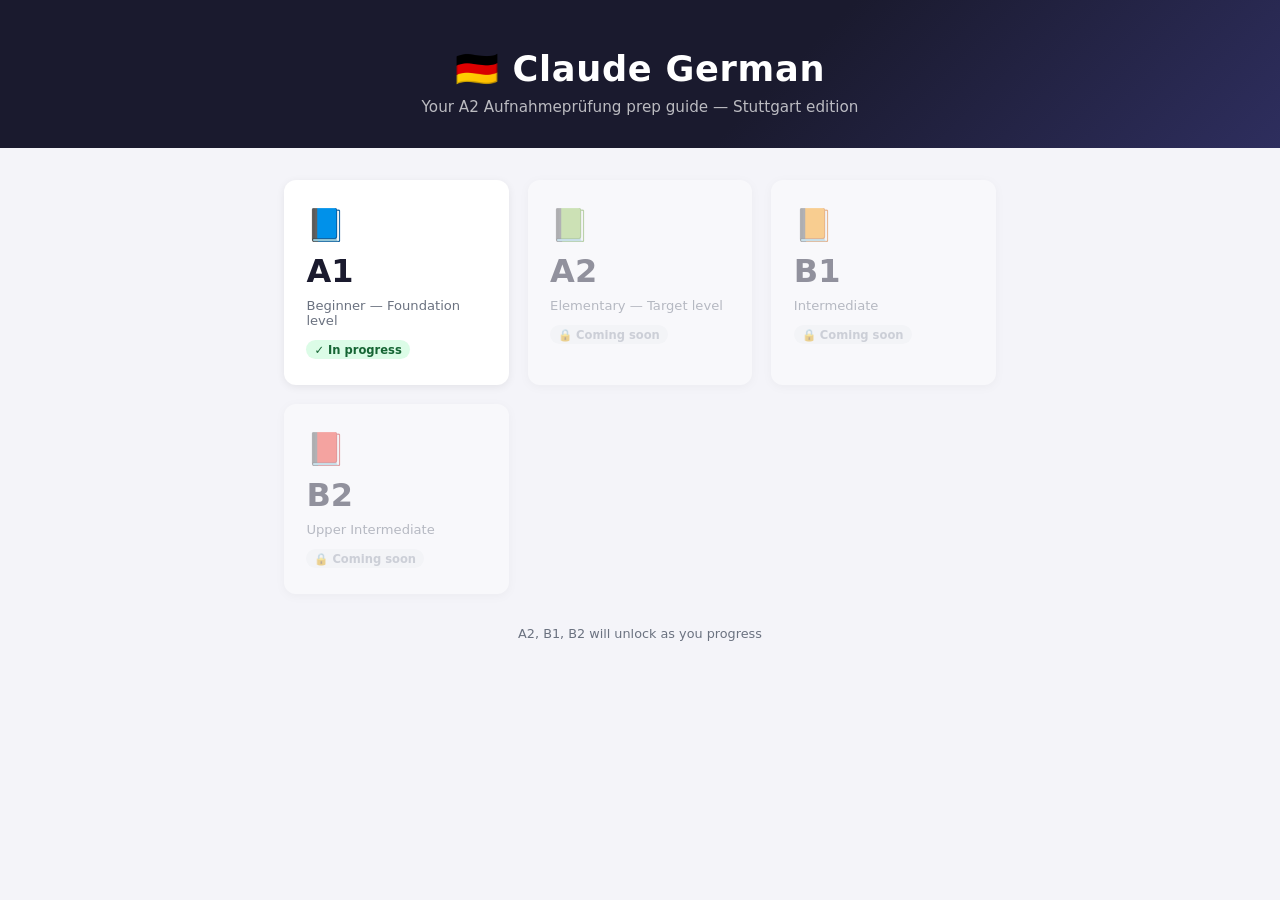
<file: index.html>
<!DOCTYPE html>
<html lang="en">
<head>
<meta charset="UTF-8">
<meta name="viewport" content="width=device-width, initial-scale=1.0">
<title>Claude German</title>
<link rel="stylesheet" href="style.css">
<style>
  body { min-height: 100vh; display: flex; flex-direction: column; }
  .hero {
    background: linear-gradient(135deg, #1a1a2e 60%, #2e2e5e);
    color: white;
    text-align: center;
    padding: 3rem 1rem 2rem;
  }
  .hero h1 { font-size: 2.2rem; letter-spacing: 0.02em; }
  .hero p  { margin-top: 0.5rem; opacity: 0.7; font-size: 0.95rem; }
  .card-grid { max-width: 760px; }
  .card .level { font-size: 2rem; }
  .card-locked-msg {
    text-align: center;
    color: var(--muted);
    font-size: 0.8rem;
    padding-bottom: 1.5rem;
  }
</style>
</head>
<body>

<div class="hero">
  <h1>🇩🇪 Claude German</h1>
  <p>Your A2 Aufnahmeprüfung prep guide — Stuttgart edition</p>
</div>

<div class="card-grid">
  <a href="a1_topics.html" class="card">
    <span class="icon">📘</span>
    <span class="level">A1</span>
    <span class="desc">Beginner — Foundation level</span>
    <span class="badge badge-active">✓ In progress</span>
  </a>

  <div class="card locked">
    <span class="icon">📗</span>
    <span class="level">A2</span>
    <span class="desc">Elementary — Target level</span>
    <span class="badge badge-locked">🔒 Coming soon</span>
  </div>

  <div class="card locked">
    <span class="icon">📙</span>
    <span class="level">B1</span>
    <span class="desc">Intermediate</span>
    <span class="badge badge-locked">🔒 Coming soon</span>
  </div>

  <div class="card locked">
    <span class="icon">📕</span>
    <span class="level">B2</span>
    <span class="desc">Upper Intermediate</span>
    <span class="badge badge-locked">🔒 Coming soon</span>
  </div>
</div>
<p class="card-locked-msg">A2, B1, B2 will unlock as you progress</p>

</body>
</html>
</file>
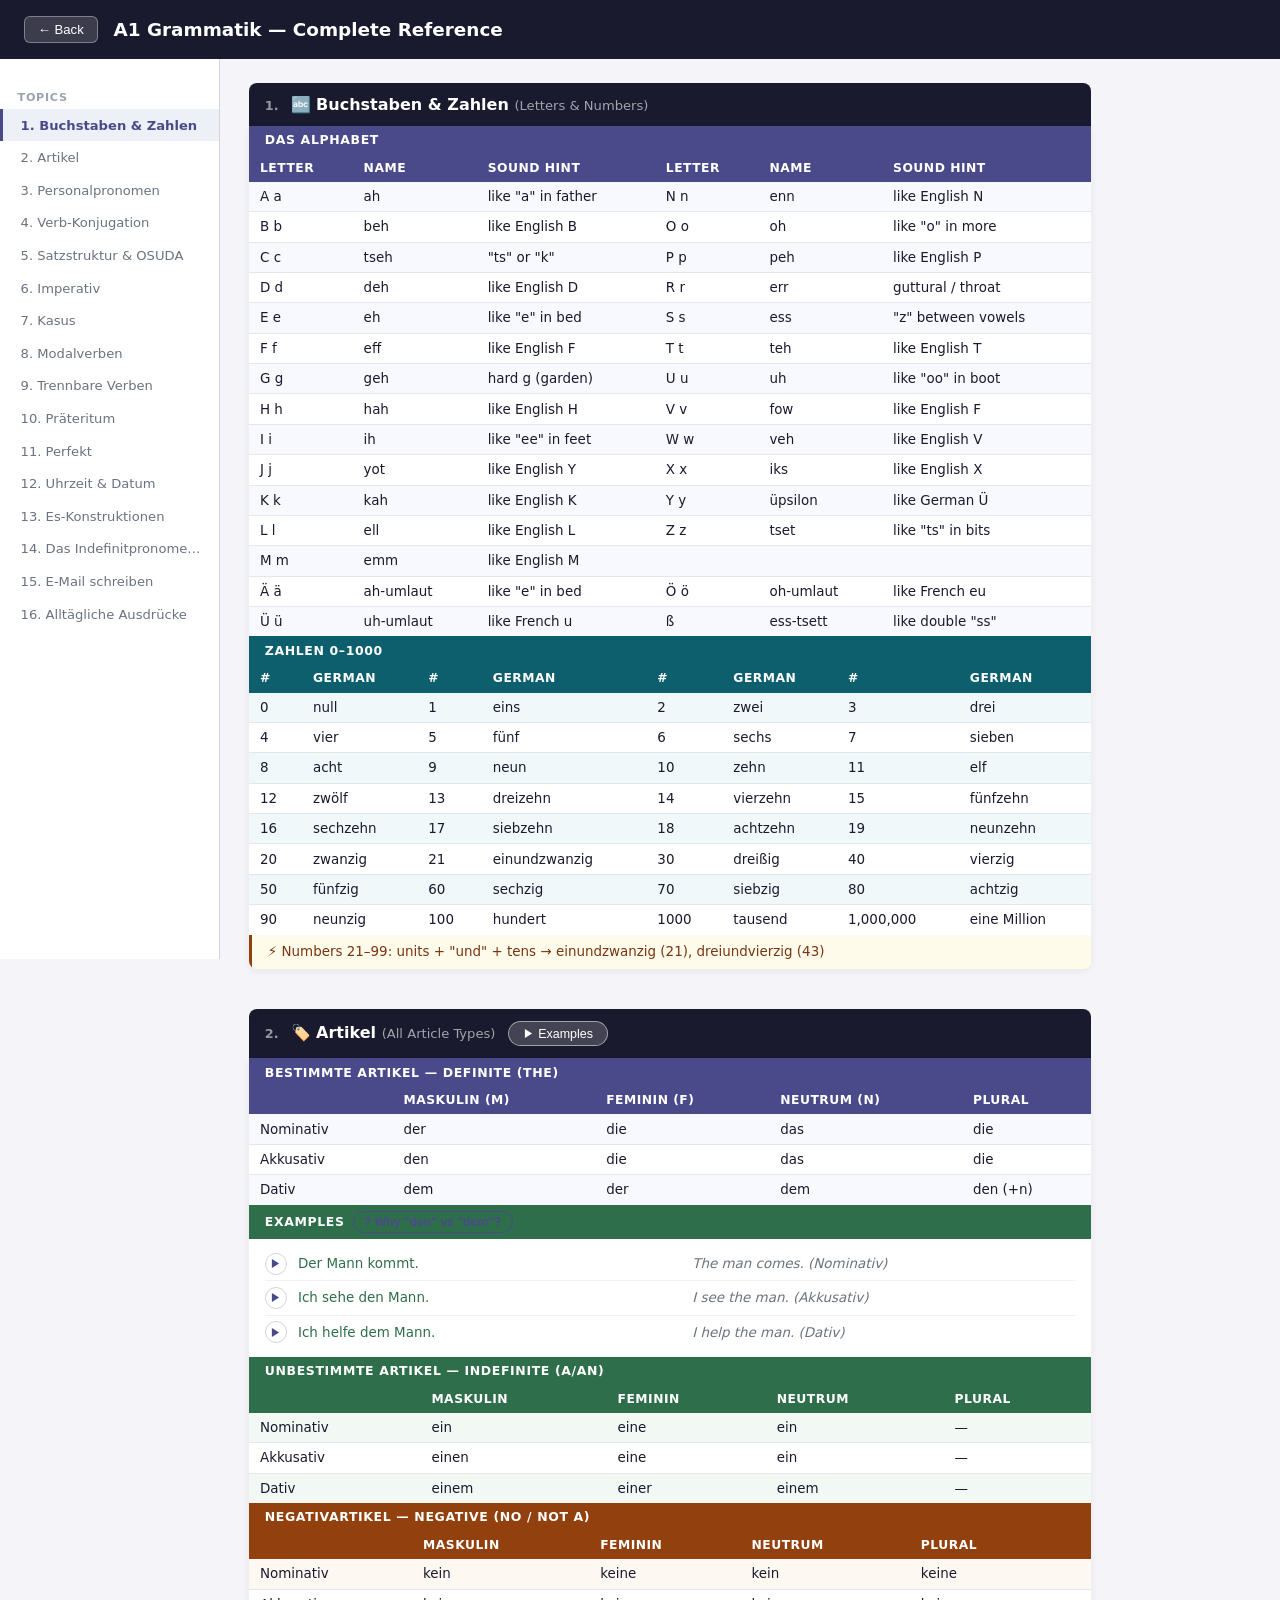
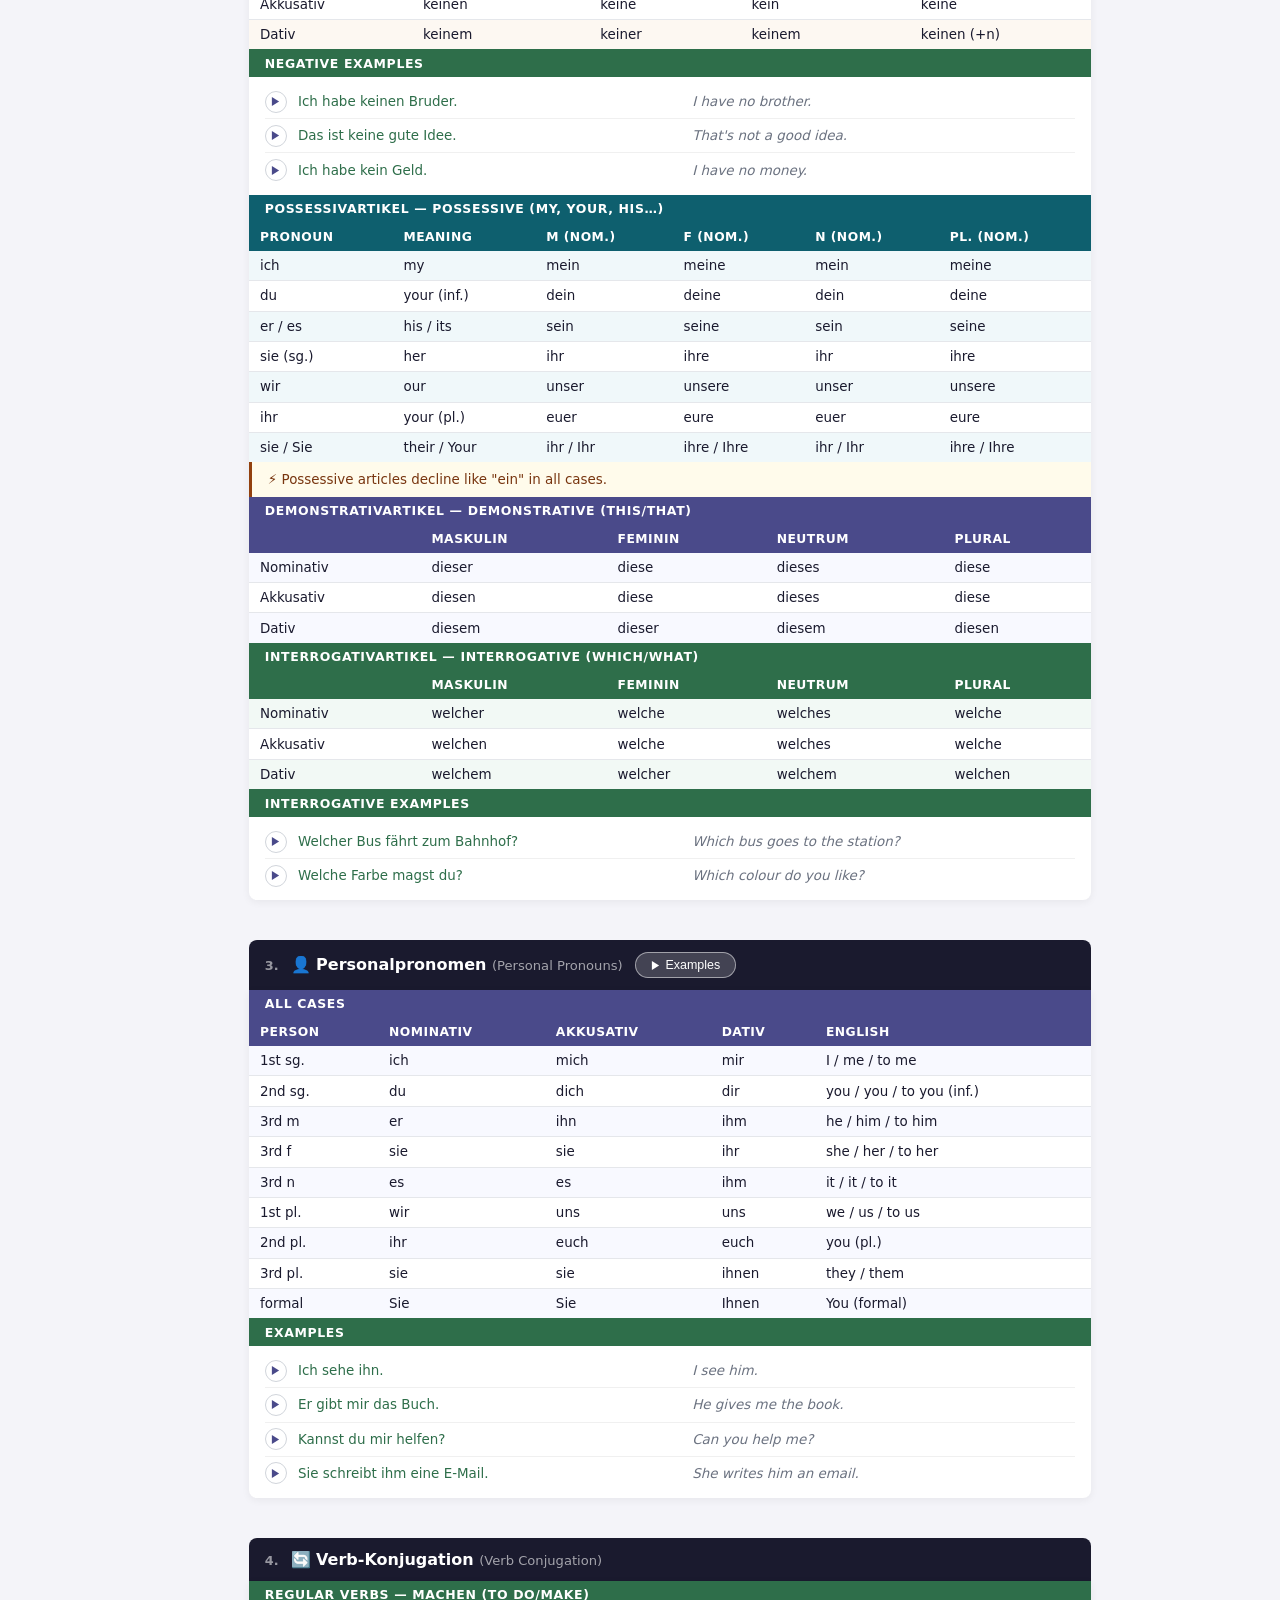
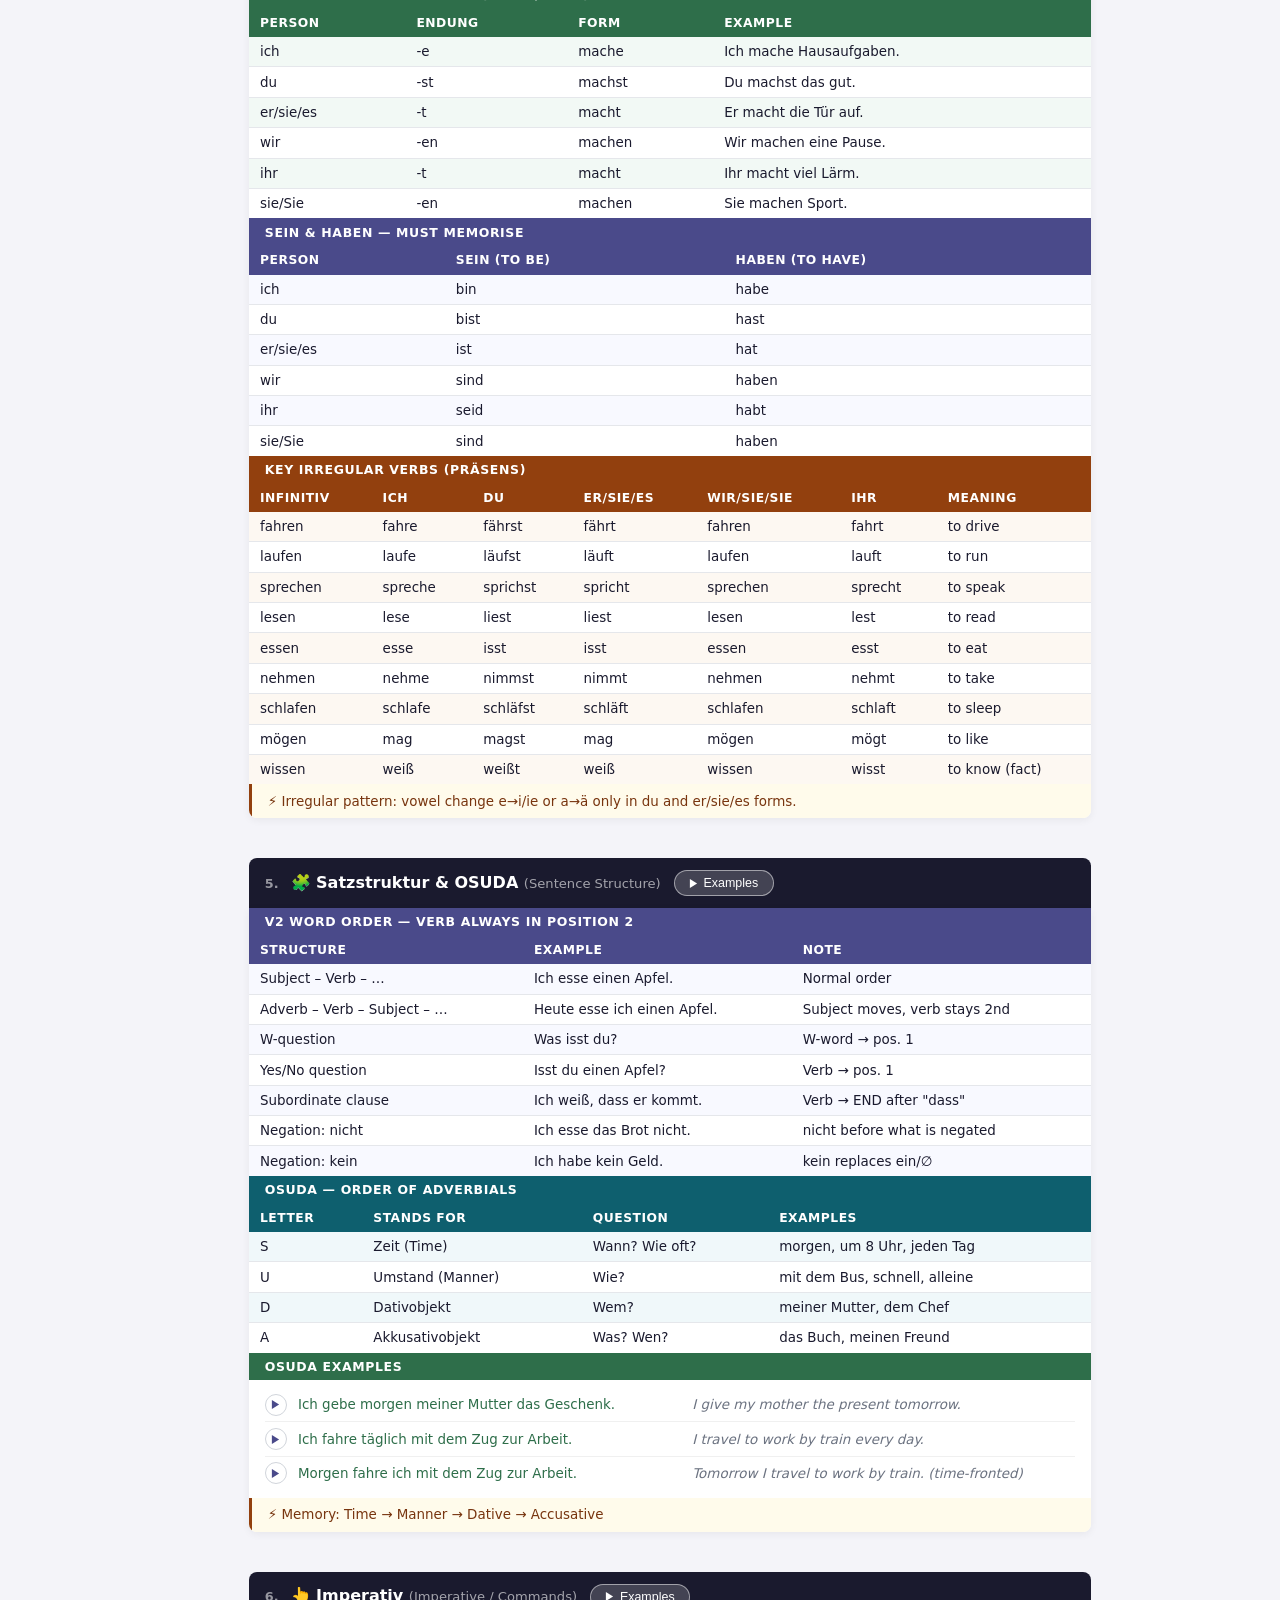
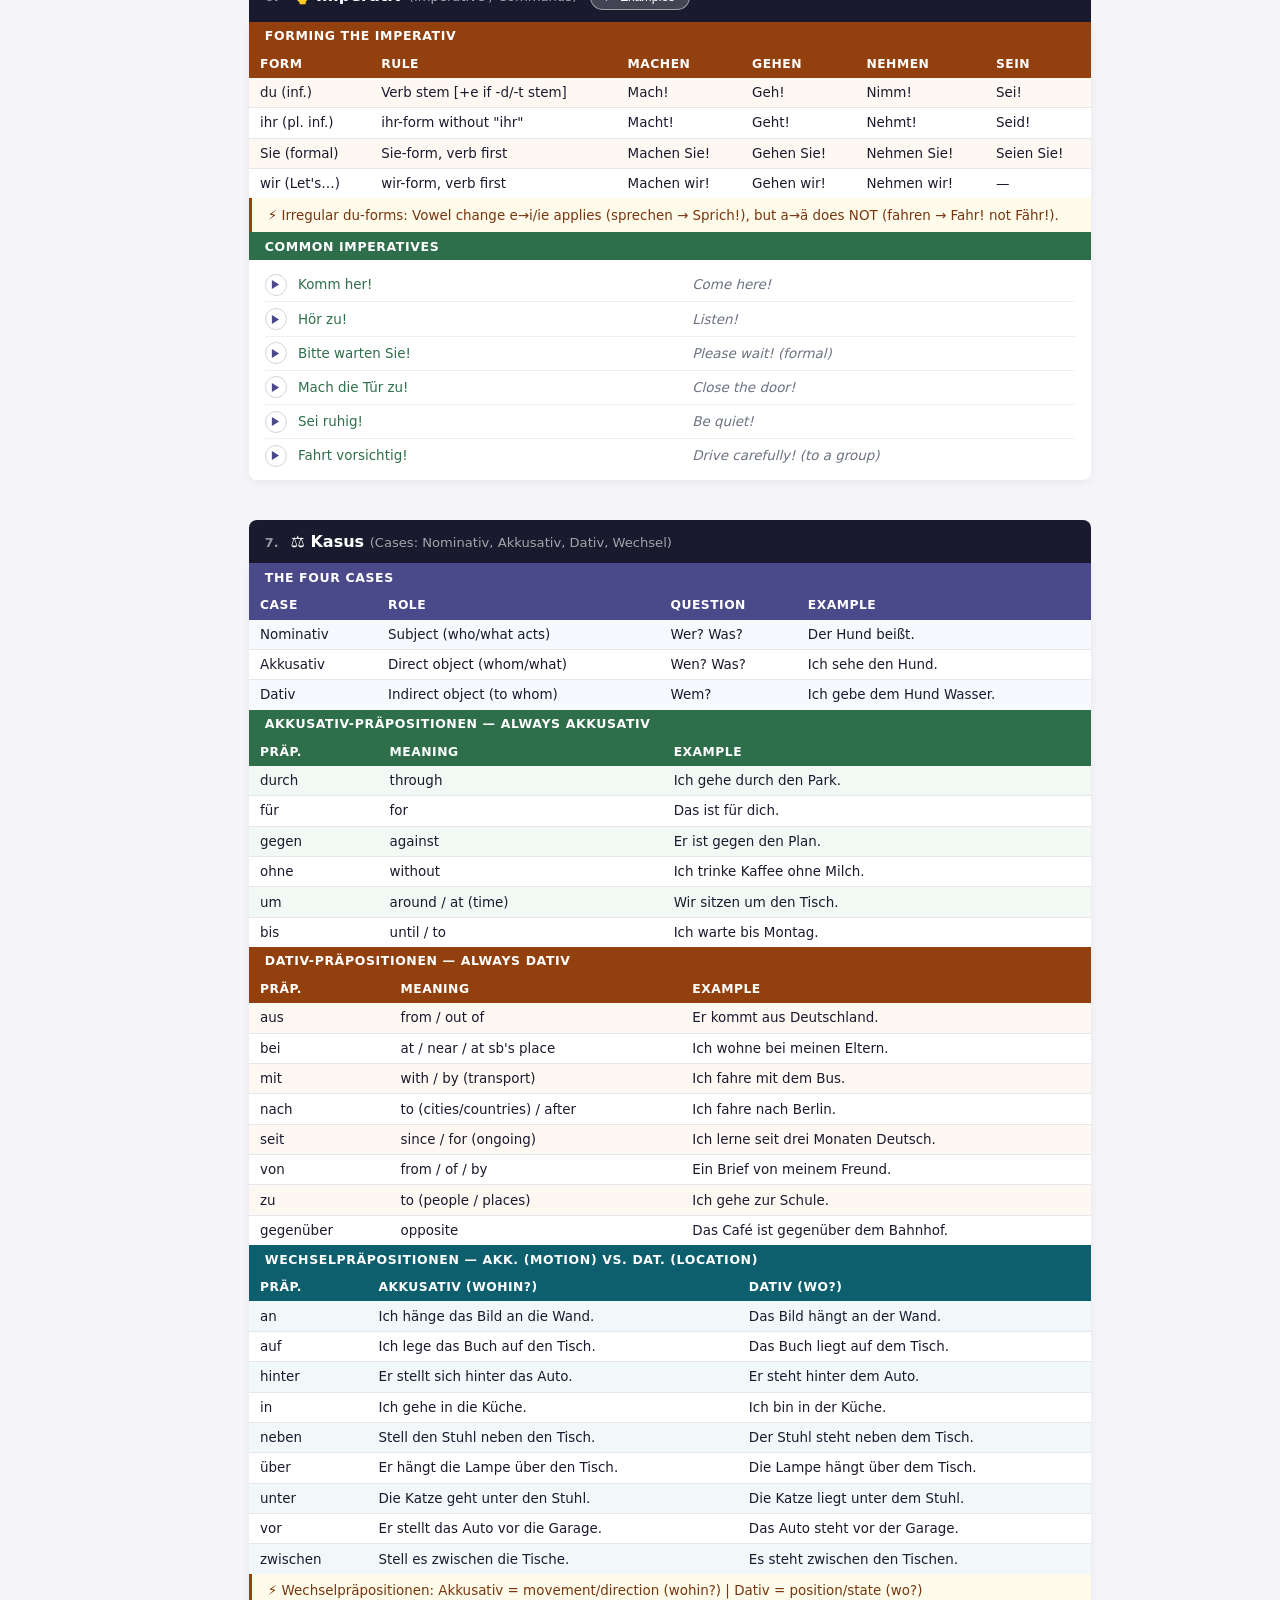
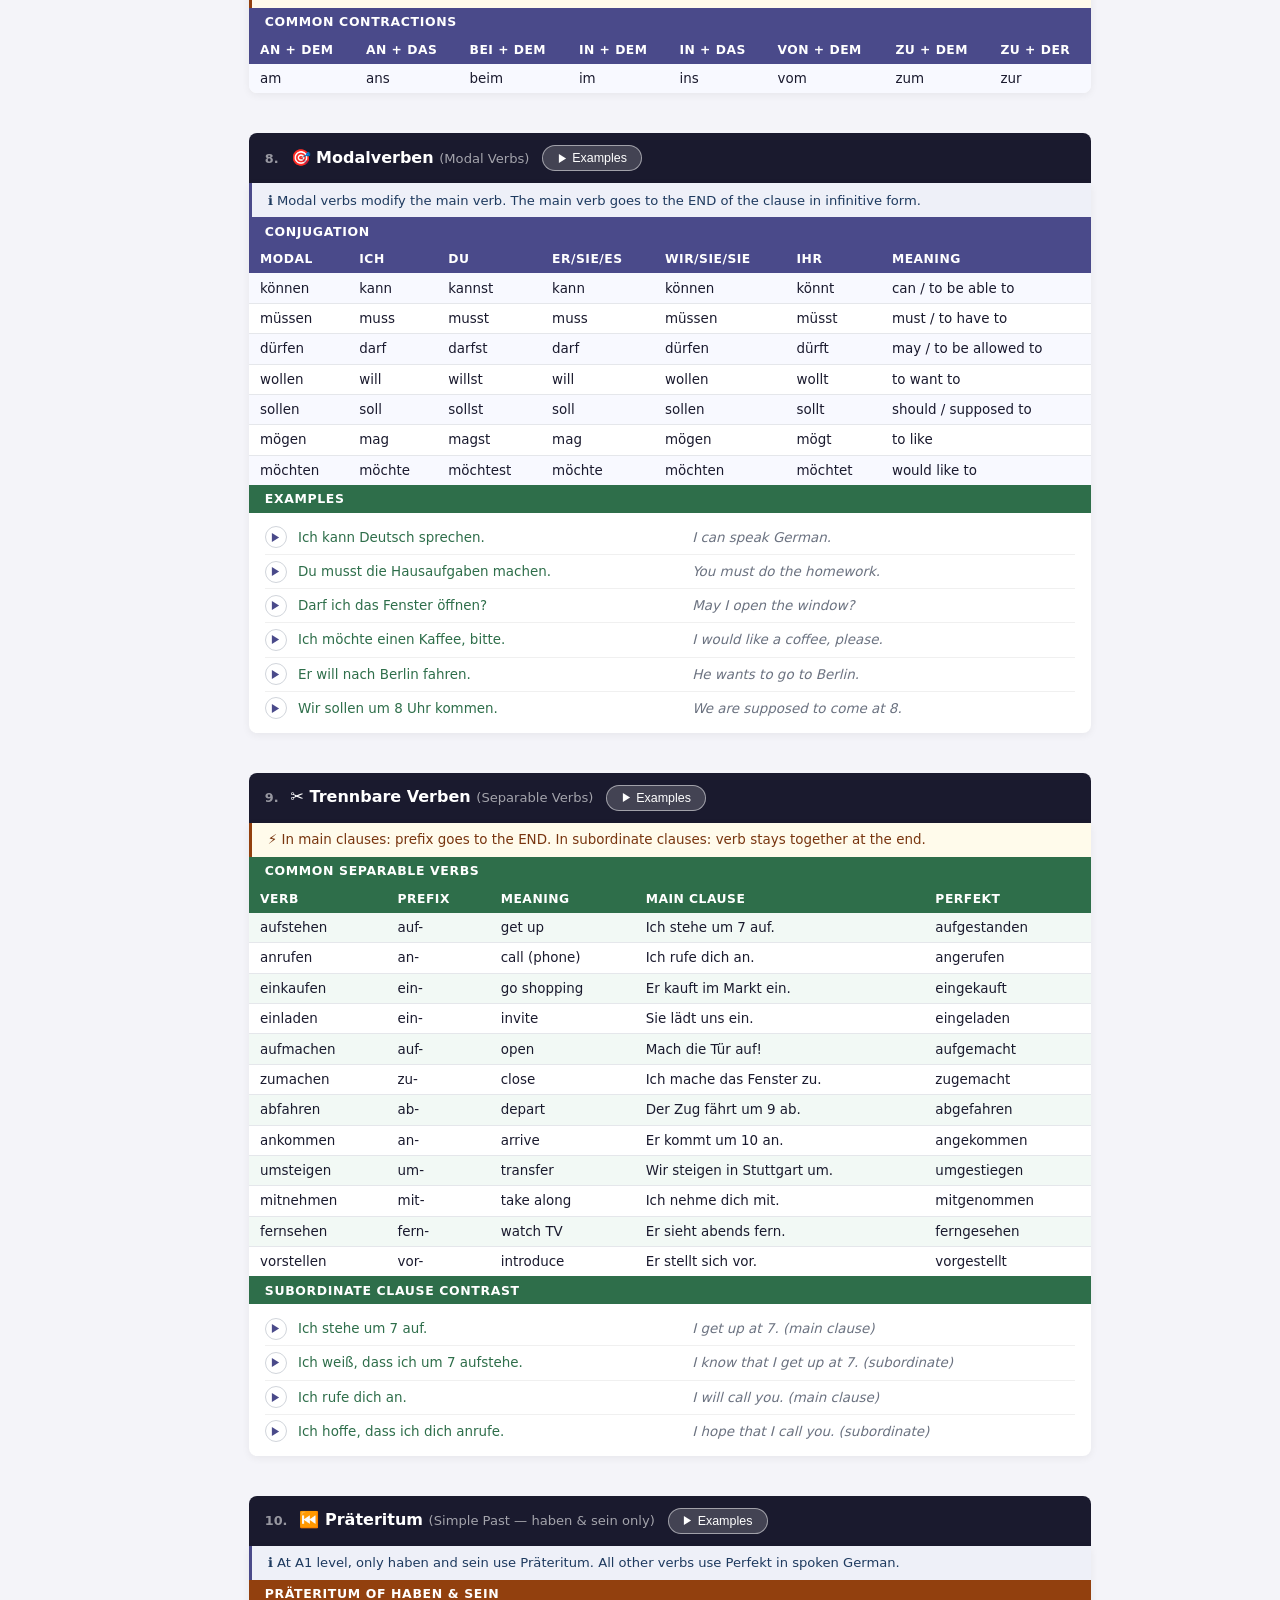
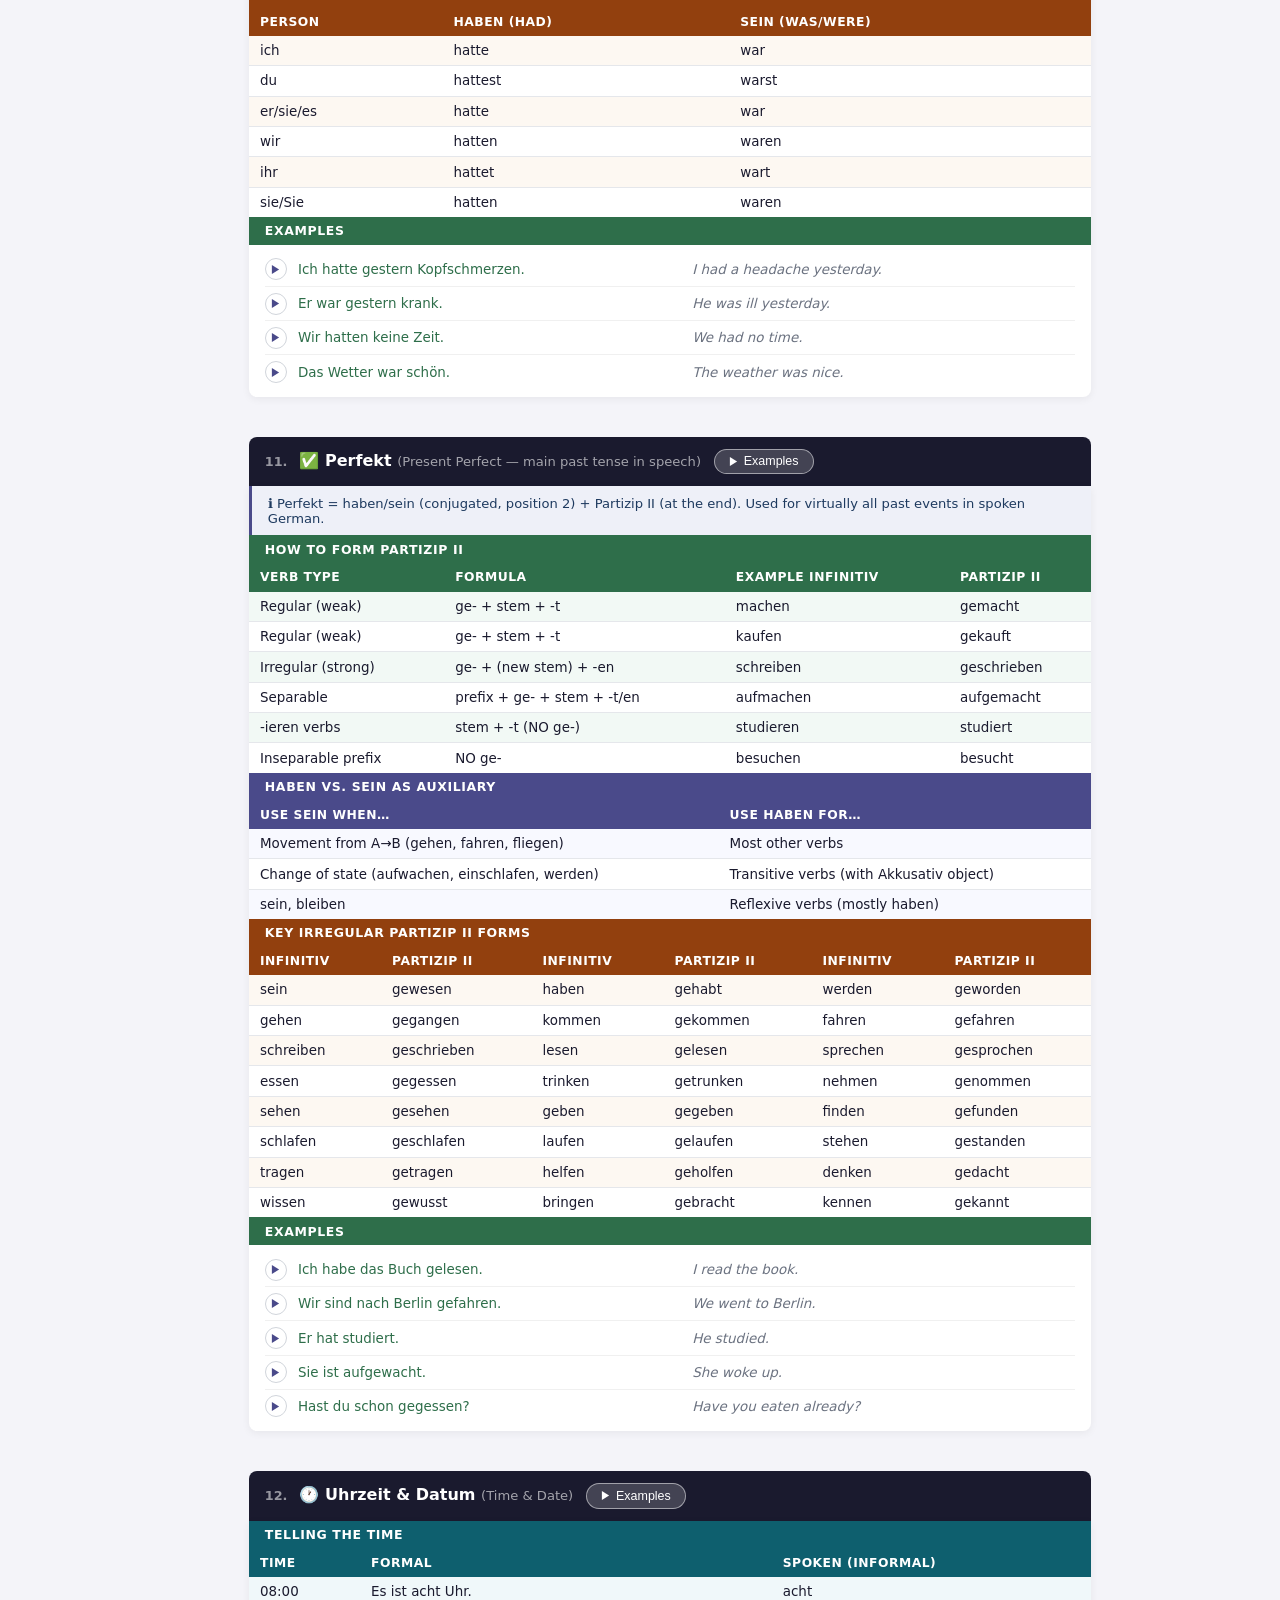
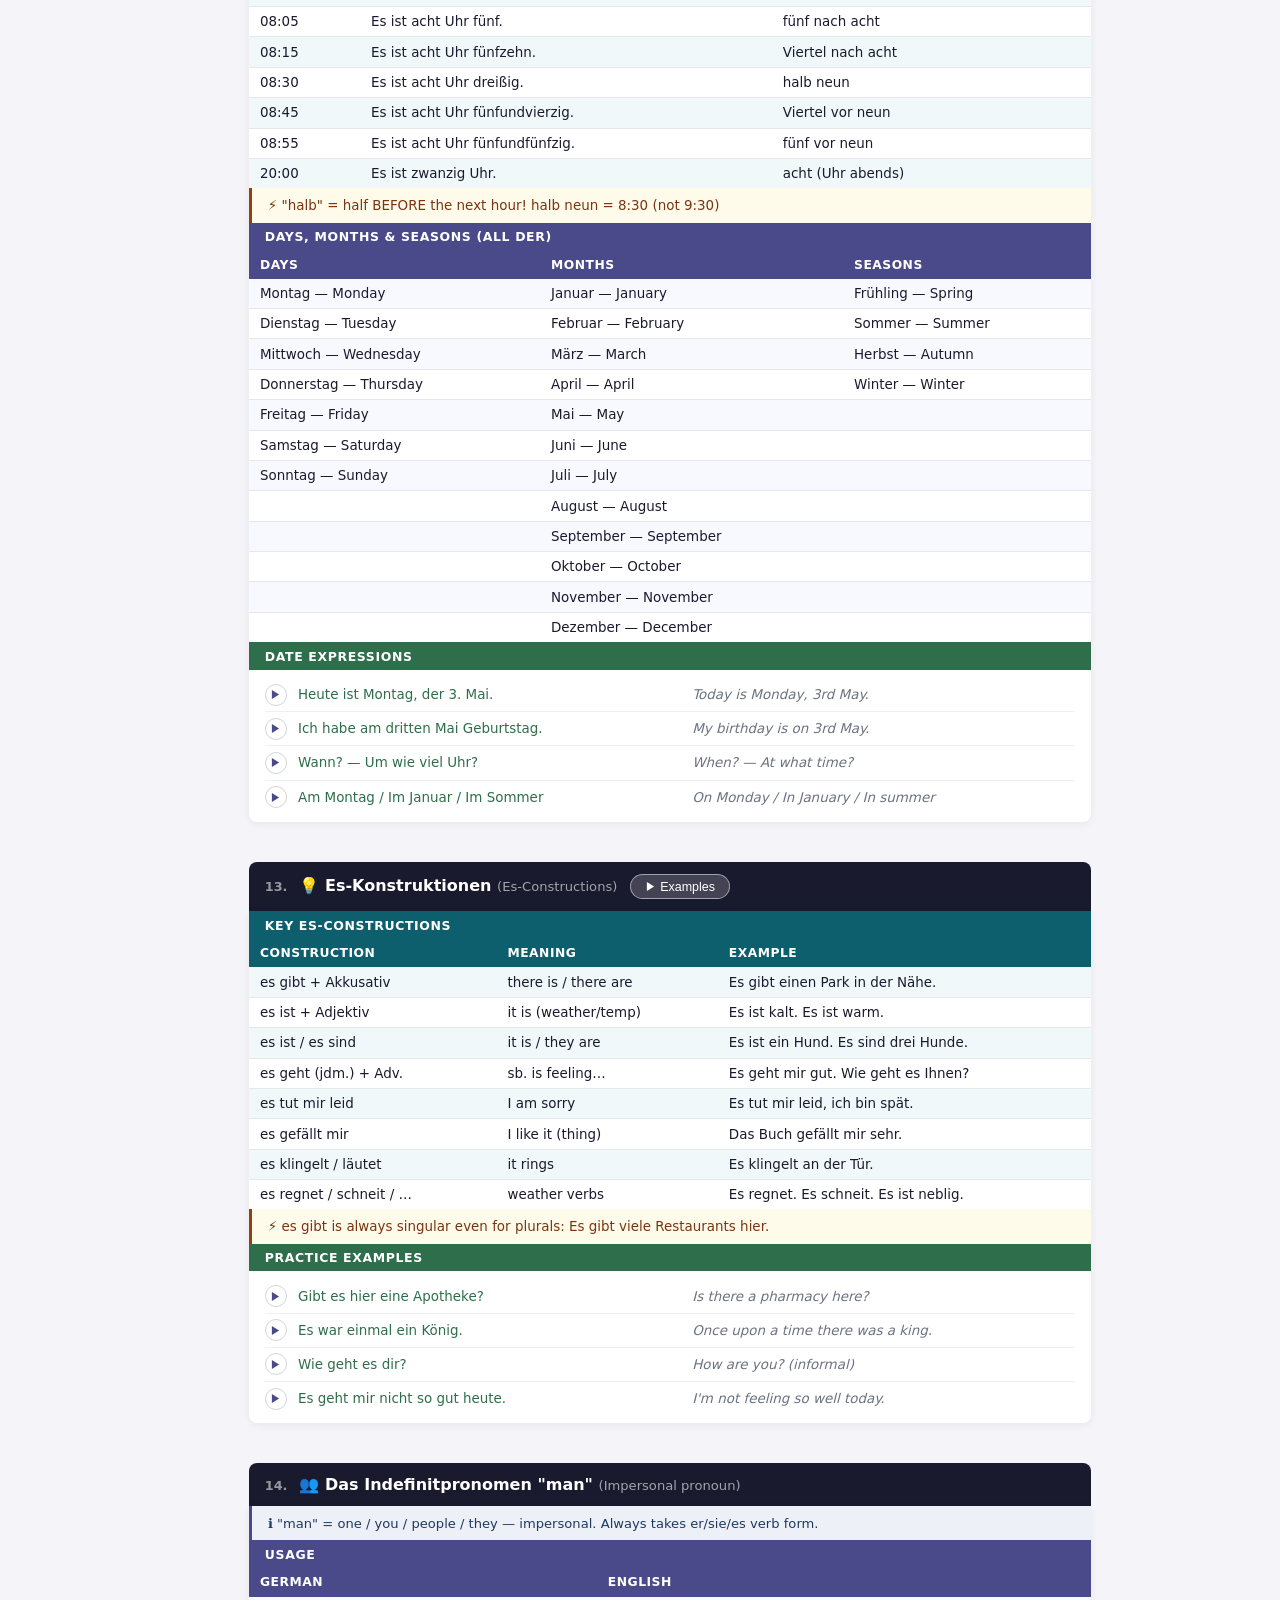
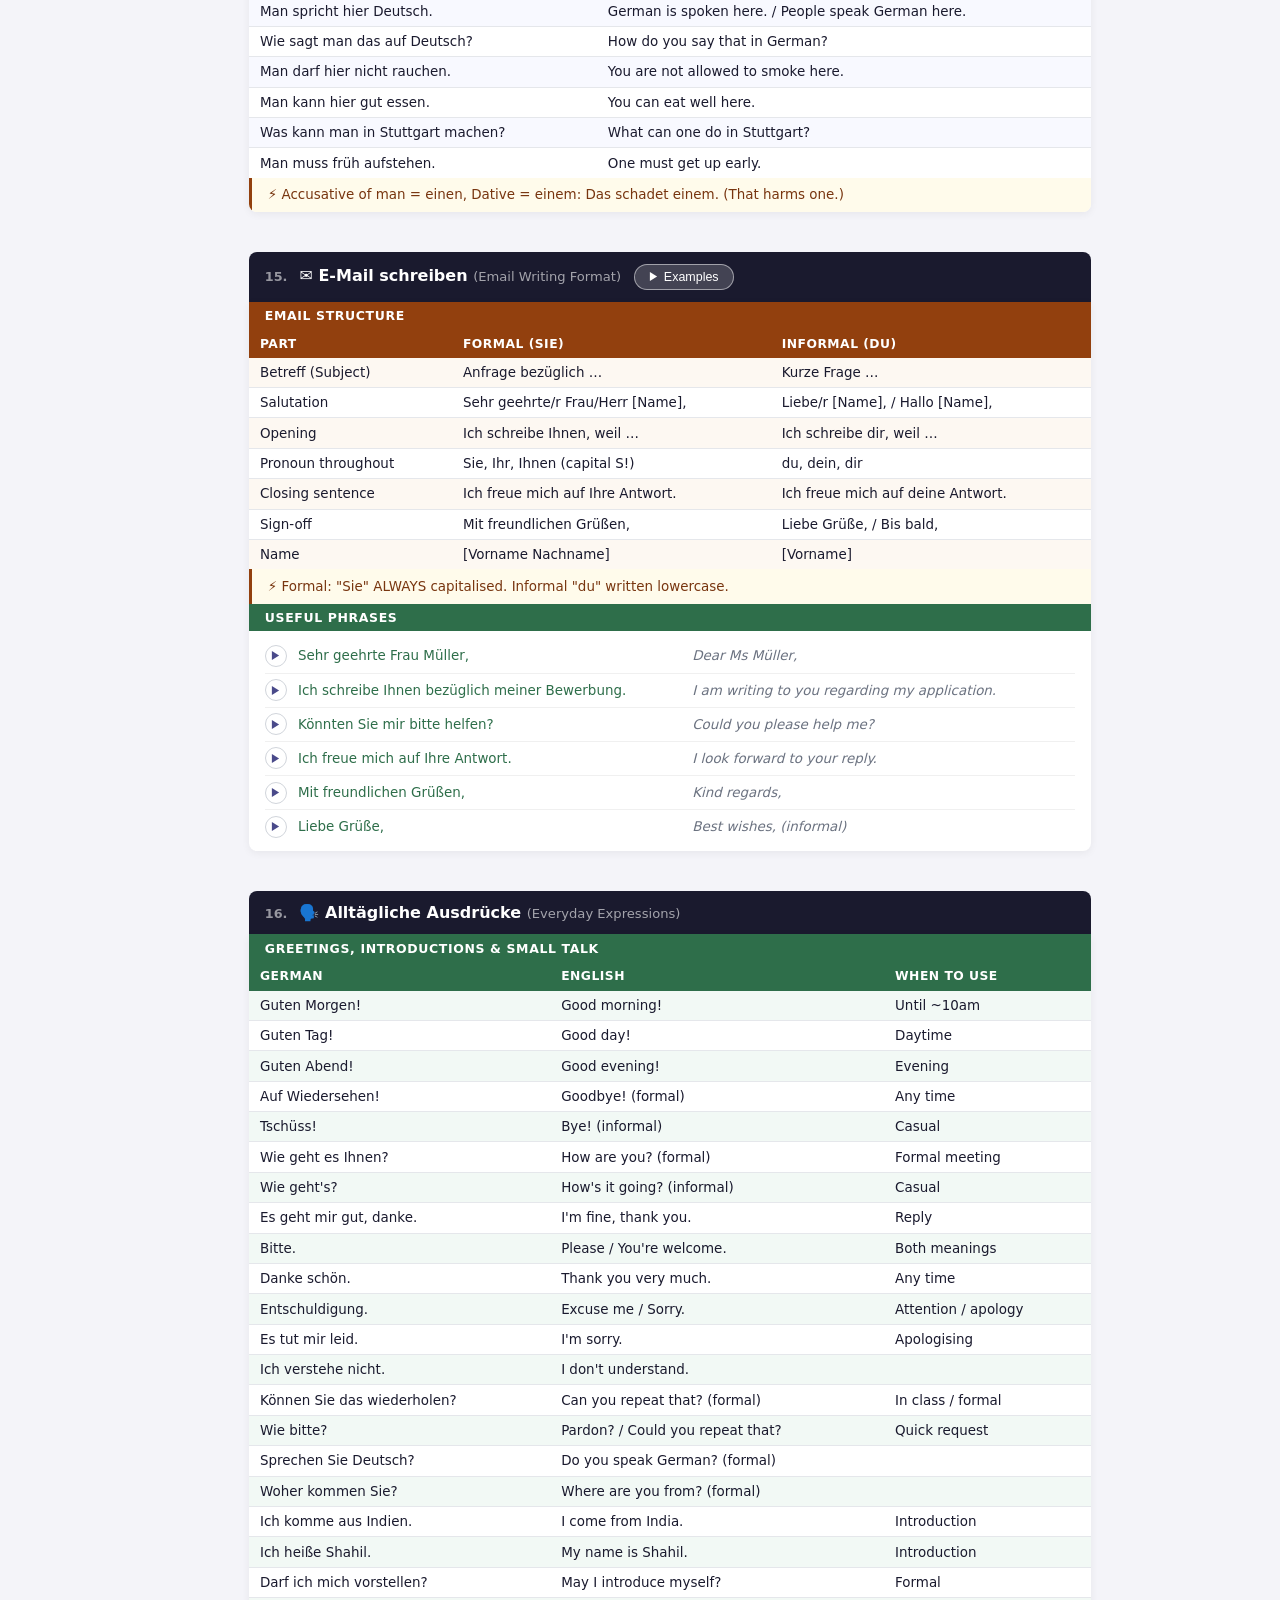
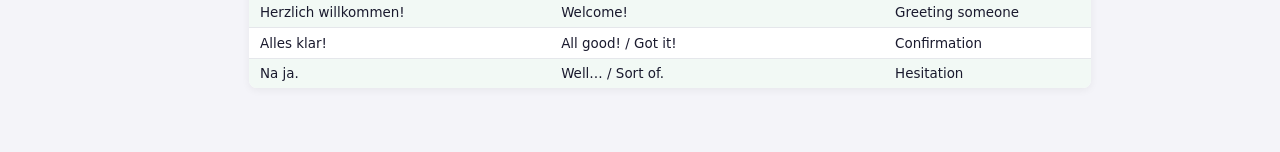
<file: A1_Grammatik.html>
<!DOCTYPE html>
<html lang="de">
<head>
<meta charset="UTF-8">
<meta name="viewport" content="width=device-width, initial-scale=1.0">
<title>Claude German — A1 Grammatik</title>
<link rel="stylesheet" href="style.css">
</head>
<body>

<div class="topbar">
  <button class="back" onclick="location.href='a1_topics.html'">← Back</button>
  <h1>A1 Grammatik — Complete Reference</h1>
</div>

<div id="voiceBar">
  <label>🔊 German voice:</label>
  <select id="voiceSel"></select>
  <span style="color:#92400e;font-size:0.78rem">If it sounds English, try a different voice.</span>
</div>

<!-- Popup overlay (shared) -->
<div class="pop-overlay" id="popOverlay" onclick="closePopup(event)">
  <div class="pop-box">
    <div class="pop-header">
      <h3 id="popTitle"></h3>
      <button class="pop-close" onclick="closePopup()">✕</button>
    </div>
    <div class="pop-body" id="popBody"></div>
  </div>
</div>

<div class="grammar-layout">

  <!-- Sidebar nav -->
  <nav class="grammar-nav" id="grammarNav">
    <div class="nav-label">Topics</div>
    <!-- filled by JS -->
  </nav>

  <!-- Main content -->
  <main class="grammar-content" id="grammarContent">
    <!-- filled by JS -->
  </main>

</div>

<script src="speech.js"></script>
<script src="a1_grammar_data.js"></script>
<script>

// ── Helpers ────────────────────────────────────────────────────────────────
const COLOR_CYCLE = ['blue','green','amber','teal','blue','green'];

function th(text, color) {
  const el = document.createElement('th');
  el.textContent = text;
  el.className = color;
  return el;
}

function buildTable(block) {
  const color = block.color || 'blue';
  const altClass = color === 'green' ? 'green-rows' : color === 'amber' ? 'amber-rows' : color === 'teal' ? 'teal-rows' : '';

  const wrap = document.createDocumentFragment();

  // Label
  const lbl = document.createElement('div');
  lbl.className = `block-label ${color}`;
  lbl.textContent = block.label || '';
  wrap.appendChild(lbl);

  // Table
  const tbl = document.createElement('table');
  tbl.className = `g-table ${altClass}`;

  const thead = document.createElement('thead');
  const hrow  = document.createElement('tr');
  block.headers.forEach(h => hrow.appendChild(th(h, color)));
  thead.appendChild(hrow);
  tbl.appendChild(thead);

  const tbody = document.createElement('tbody');
  block.rows.forEach(row => {
    const tr = document.createElement('tr');
    row.forEach((cell, ci) => {
      const td = document.createElement('td');
      td.textContent = cell;
      tr.appendChild(td);
    });
    tbody.appendChild(tr);
  });
  tbl.appendChild(tbody);
  wrap.appendChild(tbl);
  return wrap;
}

function openPopup(title, bodyHtml) {
  document.getElementById('popTitle').textContent = title;
  document.getElementById('popBody').innerHTML = bodyHtml;
  document.getElementById('popOverlay').classList.add('open');
}
function closePopup(e) {
  if (!e || e.target === document.getElementById('popOverlay')) {
    document.getElementById('popOverlay').classList.remove('open');
  }
}
document.addEventListener('keydown', e => { if (e.key === 'Escape') closePopup(); });

function buildExamples(block) {
  const wrap = document.createDocumentFragment();
  const lbl = document.createElement('div');
  lbl.className = 'block-label green';

  // Label + optional popup trigger button
  if (block.popup) {
    const row = document.createElement('div');
    row.style.cssText = 'display:flex;align-items:center;';
    const txt = document.createElement('span');
    txt.textContent = block.label || 'Examples';
    const btn = document.createElement('button');
    btn.className = 'info-btn';
    btn.textContent = '? ' + block.popup.trigger;
    btn.onclick = () => openPopup(block.popup.title, block.popup.body);
    row.appendChild(txt);
    row.appendChild(btn);
    lbl.appendChild(row);
  } else {
    lbl.textContent = block.label || 'Examples';
  }
  wrap.appendChild(lbl);

  const div = document.createElement('div');
  div.className = 'g-examples';
  block.items.forEach(item => {
    const row = document.createElement('div');
    row.className = 'g-ex-row';

    const btn = makeWordBtn(item.de);
    btn.onclick = () => speakText(item.de, 0.82);

    const de = document.createElement('span');
    de.className = 'g-ex-de';
    de.textContent = item.de;

    const en = document.createElement('span');
    en.className = 'g-ex-en';
    en.textContent = item.en;

    row.appendChild(btn);
    row.appendChild(de);
    row.appendChild(en);
    div.appendChild(row);
  });
  wrap.appendChild(div);
  return wrap;
}

function buildRule(block) {
  const p = document.createElement('p');
  p.className = 'g-rule';
  p.textContent = '⚡ ' + block.text;
  return p;
}

function buildNote(block) {
  const p = document.createElement('p');
  p.className = 'g-note';
  p.textContent = 'ℹ️ ' + block.text;
  return p;
}

// ── Render topics ──────────────────────────────────────────────────────────
const nav     = document.getElementById('grammarNav');
const content = document.getElementById('grammarContent');

GRAMMAR_TOPICS.forEach((topic, idx) => {
  // Nav link
  const a = document.createElement('a');
  a.href = `#${topic.id}`;
  a.textContent = `${idx + 1}. ${topic.title}`;
  nav.appendChild(a);

  // Section
  const section = document.createElement('section');
  section.className = 'g-section';
  section.id = topic.id;

  // Section title row
  const titleRow = document.createElement('div');
  titleRow.className = 'g-section-title';

  const titleText = document.createElement('span');
  titleText.innerHTML = `<span class="num">${idx + 1}.</span> ${topic.icon} ${topic.title} <span style="opacity:0.6;font-weight:400;font-size:0.82rem">(${topic.subtitle})</span>`;

  // Chapter play button — reads all examples aloud
  const allWords = [];
  topic.blocks.forEach(b => {
    if (b.type === 'examples') b.items.forEach(i => allWords.push(i.de));
  });

  const playBtn = document.createElement('button');
  playBtn.className = 'play-btn';
  playBtn.innerHTML = '<svg viewBox="0 0 10 10"><polygon points="1,0 9,5 1,10"/></svg> Examples';
  playBtn.style.marginLeft = '0.8rem';
  if (allWords.length) {
    playBtn.onclick = () => speakList(allWords, playBtn, ' Examples');
  } else {
    playBtn.style.display = 'none';
  }

  titleRow.appendChild(titleText);
  titleRow.appendChild(playBtn);
  section.appendChild(titleRow);

  // Body
  const body = document.createElement('div');
  body.className = 'g-section-body';

  topic.blocks.forEach(block => {
    if (block.type === 'table')    body.appendChild(buildTable(block));
    else if (block.type === 'examples') body.appendChild(buildExamples(block));
    else if (block.type === 'rule')     body.appendChild(buildRule(block));
    else if (block.type === 'note')     body.appendChild(buildNote(block));
  });

  section.appendChild(body);
  content.appendChild(section);
});

// ── Highlight active nav on scroll ─────────────────────────────────────────
const navLinks = nav.querySelectorAll('a');
const observer = new IntersectionObserver(entries => {
  entries.forEach(e => {
    if (e.isIntersecting) {
      navLinks.forEach(l => l.classList.remove('active'));
      const link = nav.querySelector(`a[href="#${e.target.id}"]`);
      if (link) link.classList.add('active');
    }
  });
}, { rootMargin: '-30% 0px -60% 0px' });

document.querySelectorAll('.g-section').forEach(s => observer.observe(s));

// ── Boot TTS ────────────────────────────────────────────────────────────────
loadGermanVoice().then(v => {
  if (!v) {
    const bar = document.getElementById('voiceBar');
    bar.style.display = 'flex';
    bar.innerHTML = '<span style="color:#b91c1c;font-size:0.85rem">⚠️ No German voice found. Go to System Settings → Accessibility → Spoken Content and download a German (Deutschland) voice.</span>';
  }
});

</script>
</body>
</html>
</file>
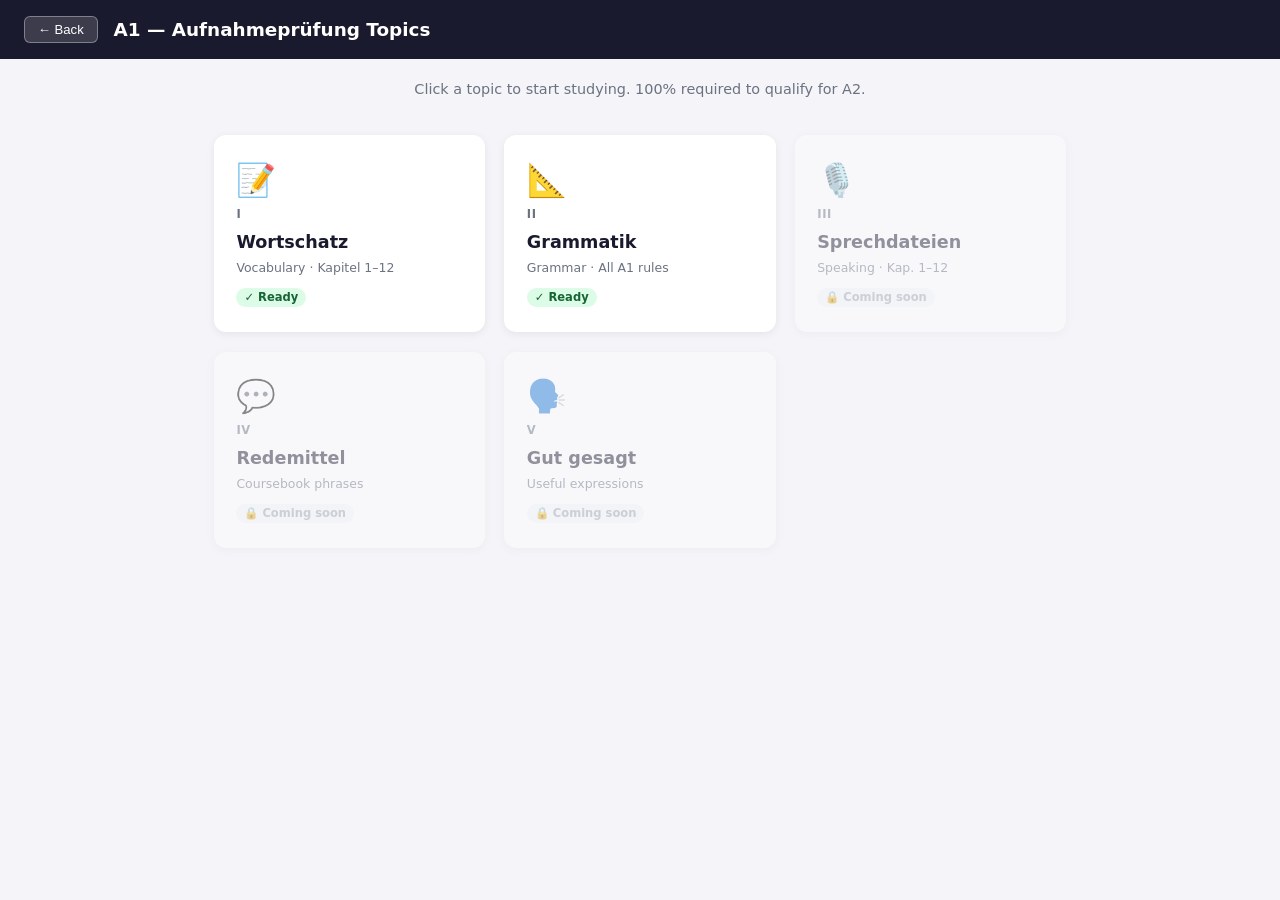
<file: a1_topics.html>
<!DOCTYPE html>
<html lang="en">
<head>
<meta charset="UTF-8">
<meta name="viewport" content="width=device-width, initial-scale=1.0">
<title>Claude German — A1</title>
<link rel="stylesheet" href="style.css">
<style>
  .card .topic-num { font-size: 0.72rem; color: var(--muted); font-weight: 600; text-transform: uppercase; letter-spacing: 0.06em; }
  .card .topic-title { font-size: 1.1rem; font-weight: 700; color: var(--navy); margin-top: 0.2rem; }
  .card .topic-sub   { font-size: 0.78rem; color: var(--muted); }
</style>
</head>
<body>

<div class="topbar">
  <button class="back" onclick="location.href='index.html'">← Back</button>
  <h1>A1 — Aufnahmeprüfung Topics</h1>
</div>
<p class="page-sub">Click a topic to start studying. 100% required to qualify for A2.</p>

<div class="card-grid">

  <a href="A1_Wortschatz.html" class="card">
    <span class="icon">📝</span>
    <span class="topic-num">I</span>
    <span class="topic-title">Wortschatz</span>
    <span class="topic-sub">Vocabulary · Kapitel 1–12</span>
    <span class="badge badge-active">✓ Ready</span>
  </a>

  <a href="A1_Grammatik.html" class="card">
    <span class="icon">📐</span>
    <span class="topic-num">II</span>
    <span class="topic-title">Grammatik</span>
    <span class="topic-sub">Grammar · All A1 rules</span>
    <span class="badge badge-active">✓ Ready</span>
  </a>

  <div class="card locked">
    <span class="icon">🎙️</span>
    <span class="topic-num">III</span>
    <span class="topic-title">Sprechdateien</span>
    <span class="topic-sub">Speaking · Kap. 1–12</span>
    <span class="badge badge-locked">🔒 Coming soon</span>
  </div>

  <div class="card locked">
    <span class="icon">💬</span>
    <span class="topic-num">IV</span>
    <span class="topic-title">Redemittel</span>
    <span class="topic-sub">Coursebook phrases</span>
    <span class="badge badge-locked">🔒 Coming soon</span>
  </div>

  <div class="card locked">
    <span class="icon">🗣️</span>
    <span class="topic-num">V</span>
    <span class="topic-title">Gut gesagt</span>
    <span class="topic-sub">Useful expressions</span>
    <span class="badge badge-locked">🔒 Coming soon</span>
  </div>

</div>

</body>
</html>
</file>
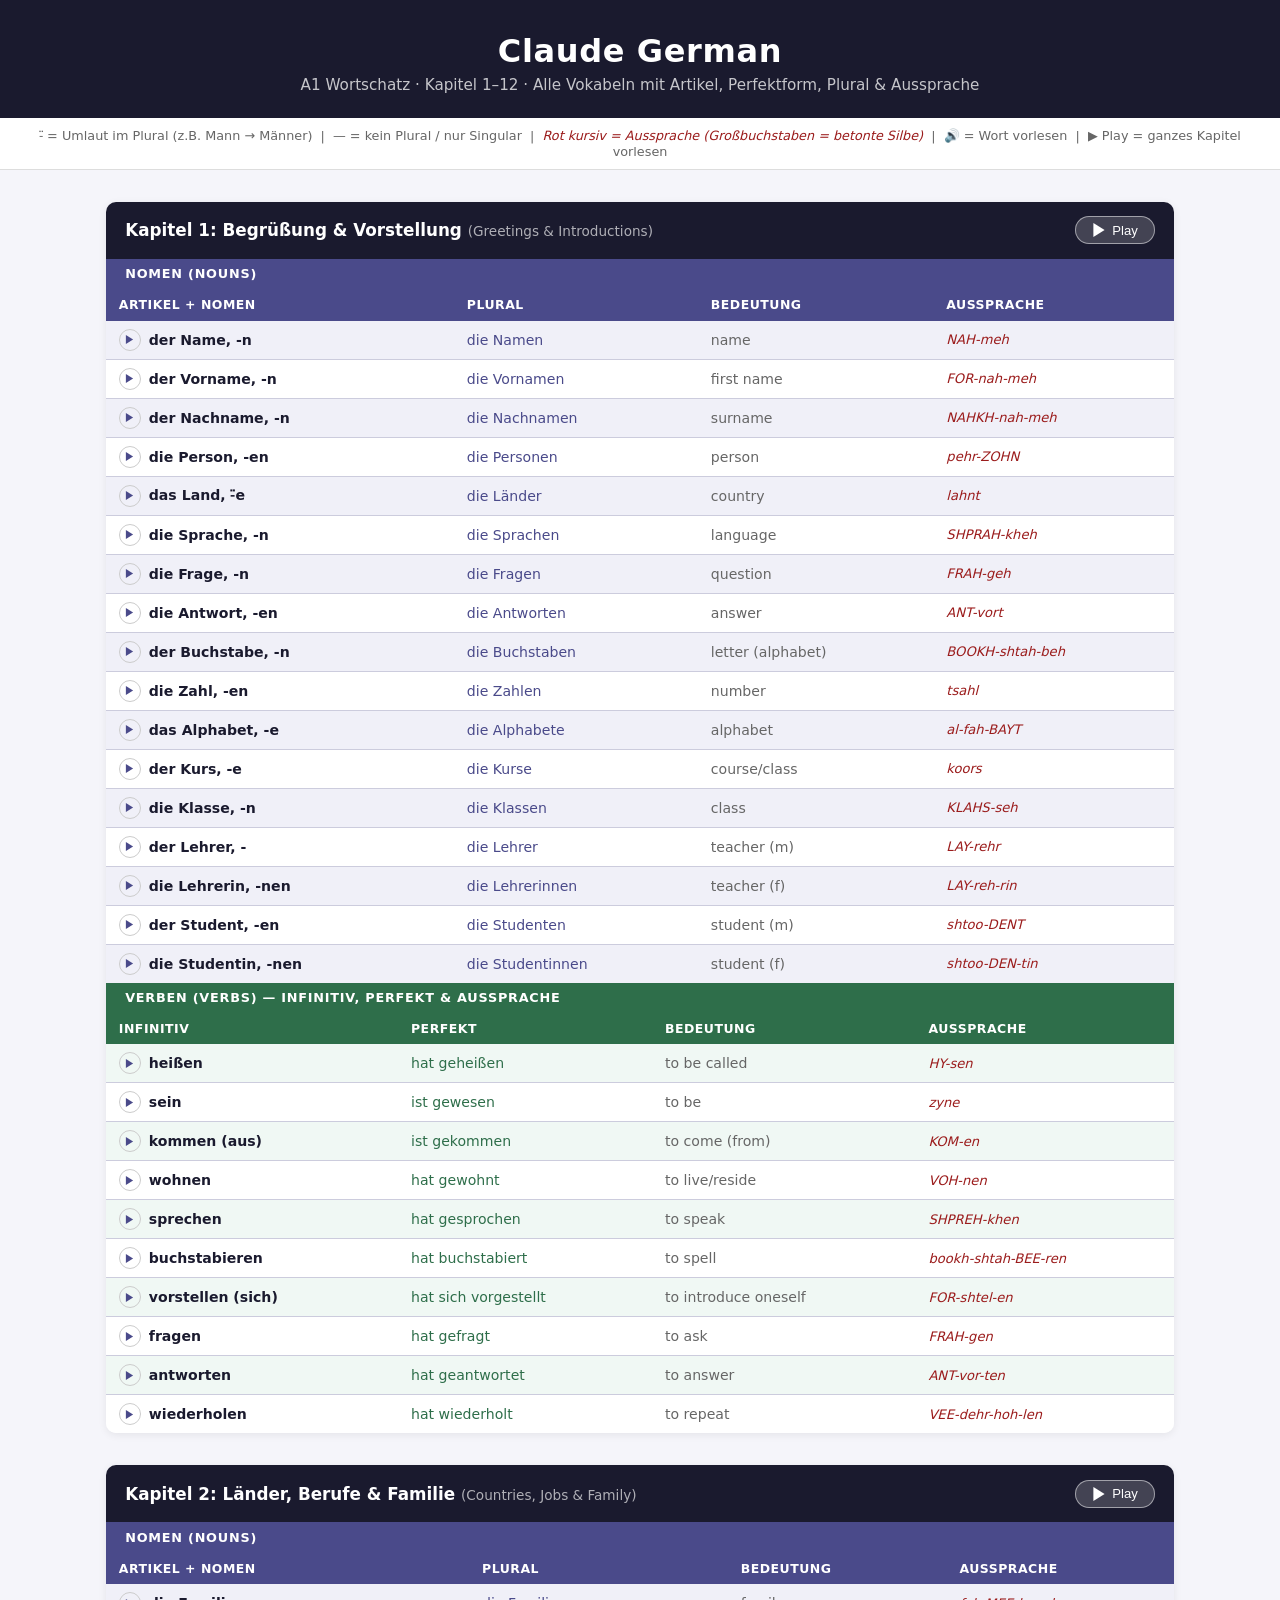
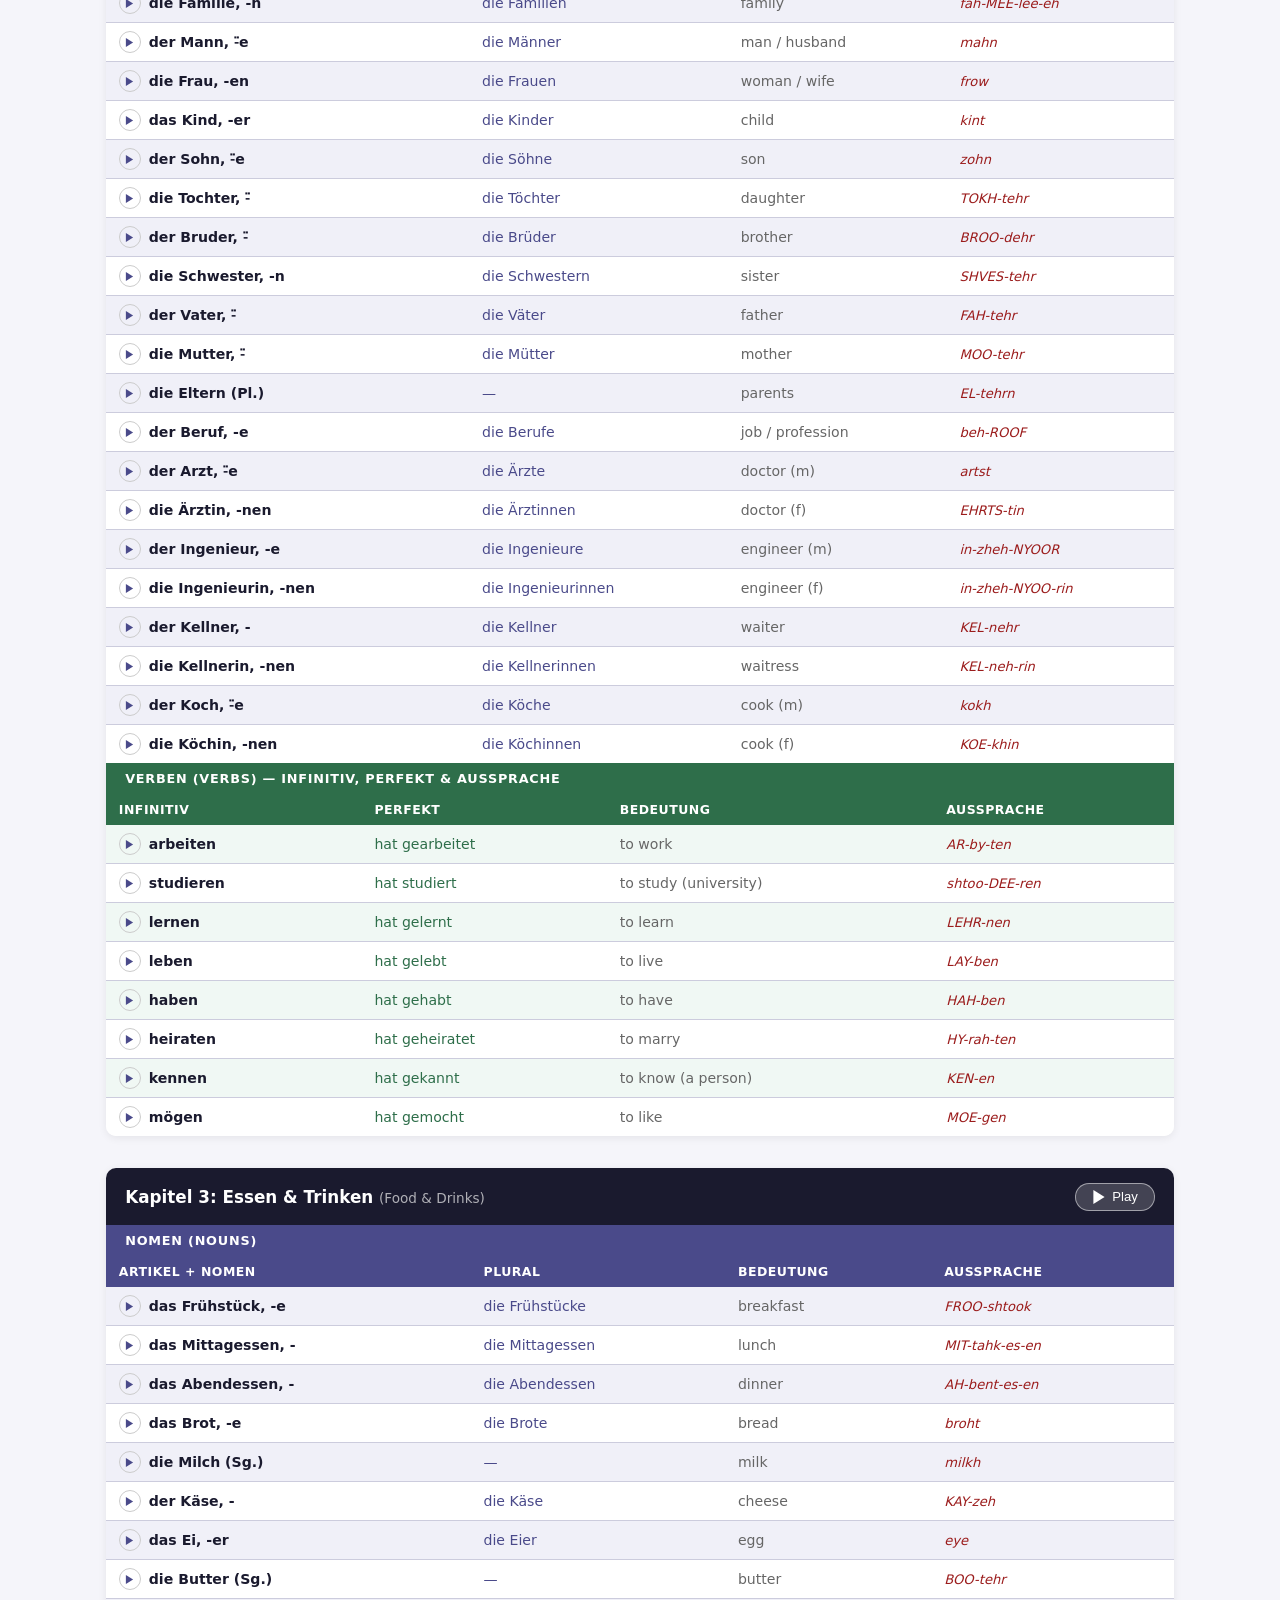
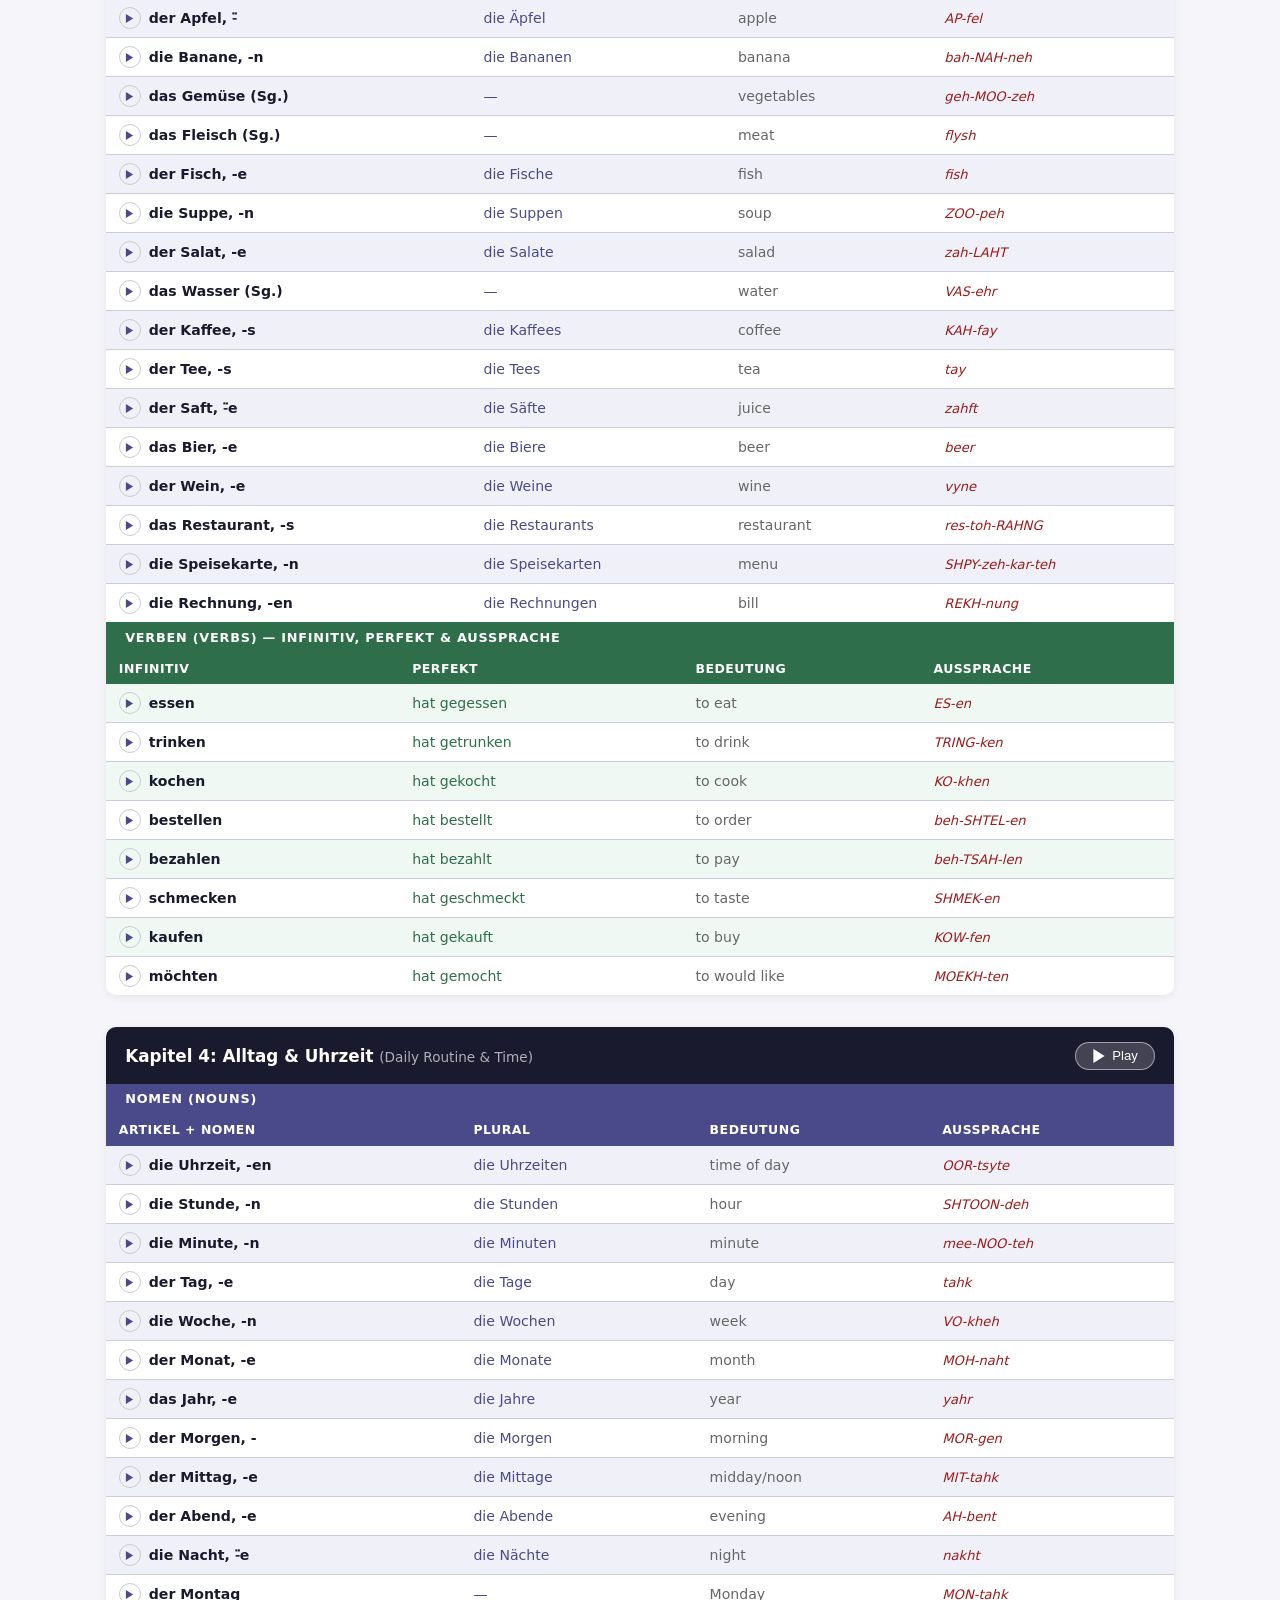
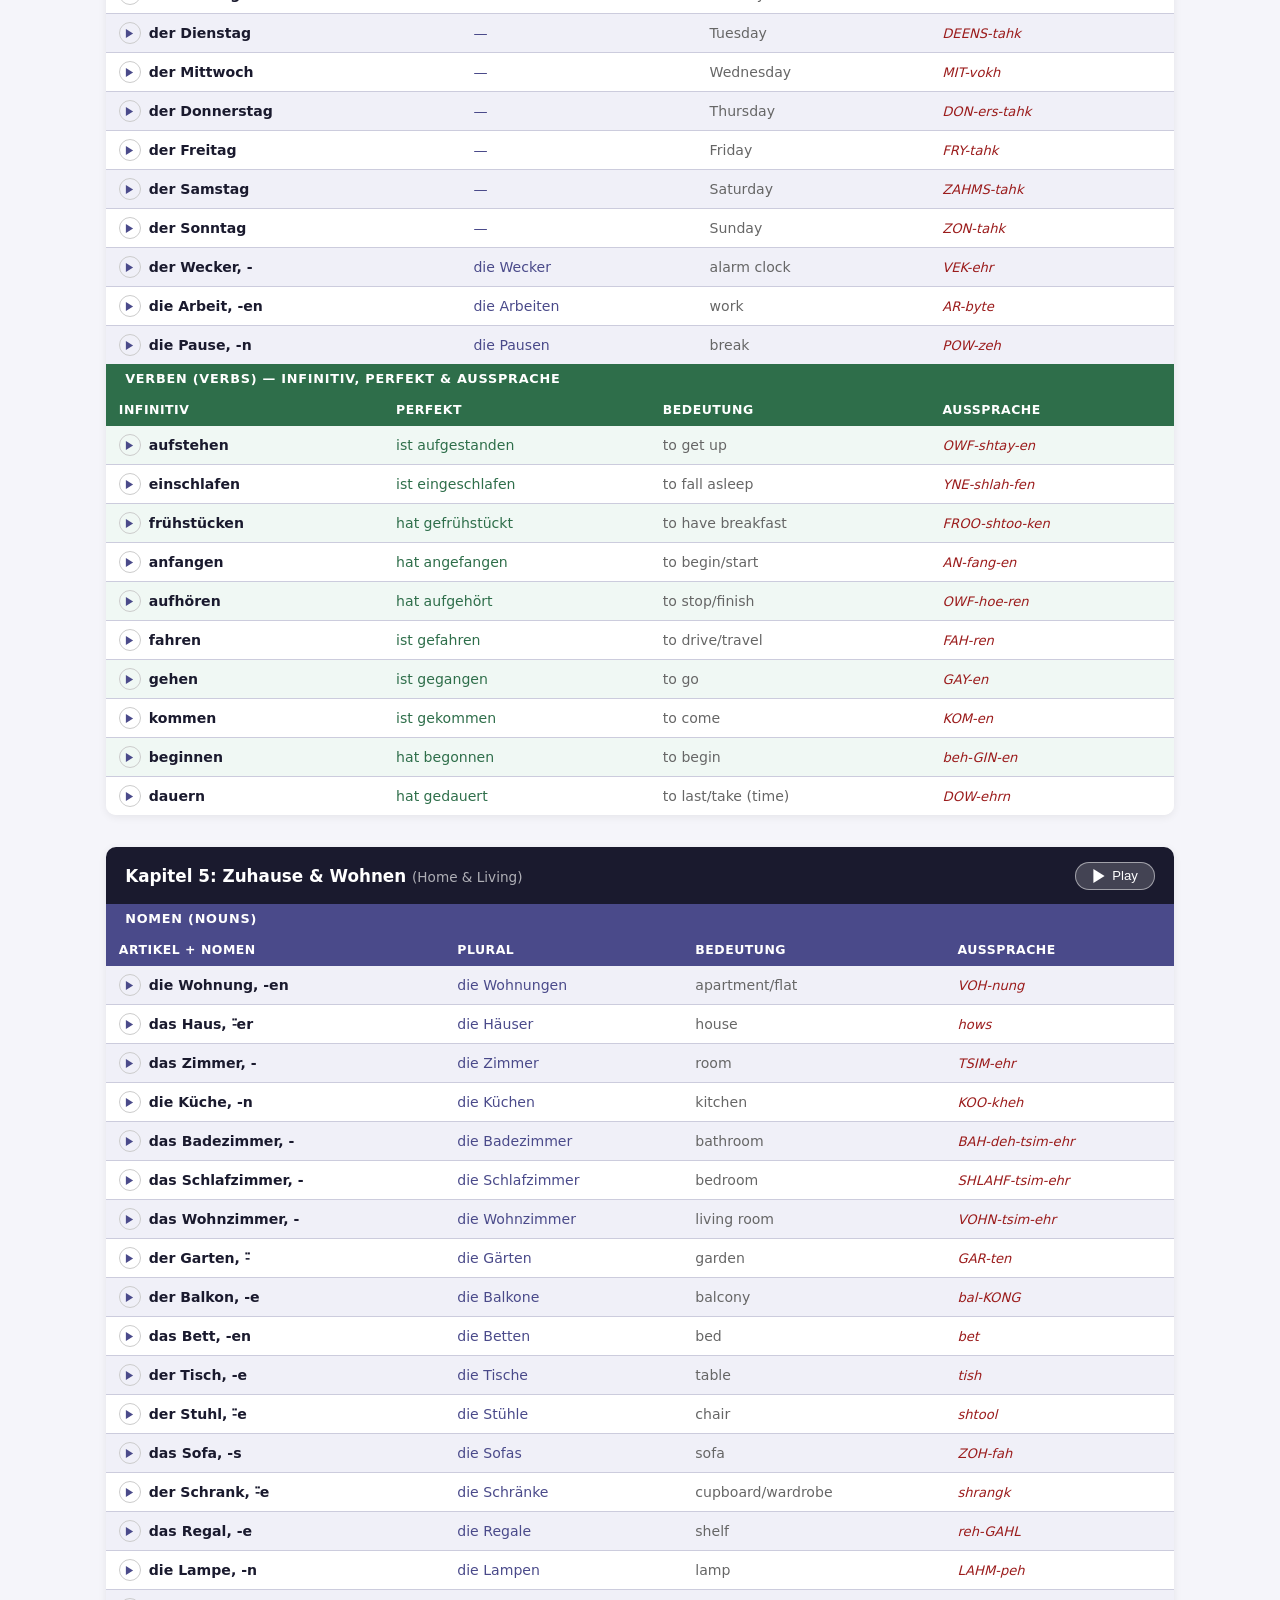
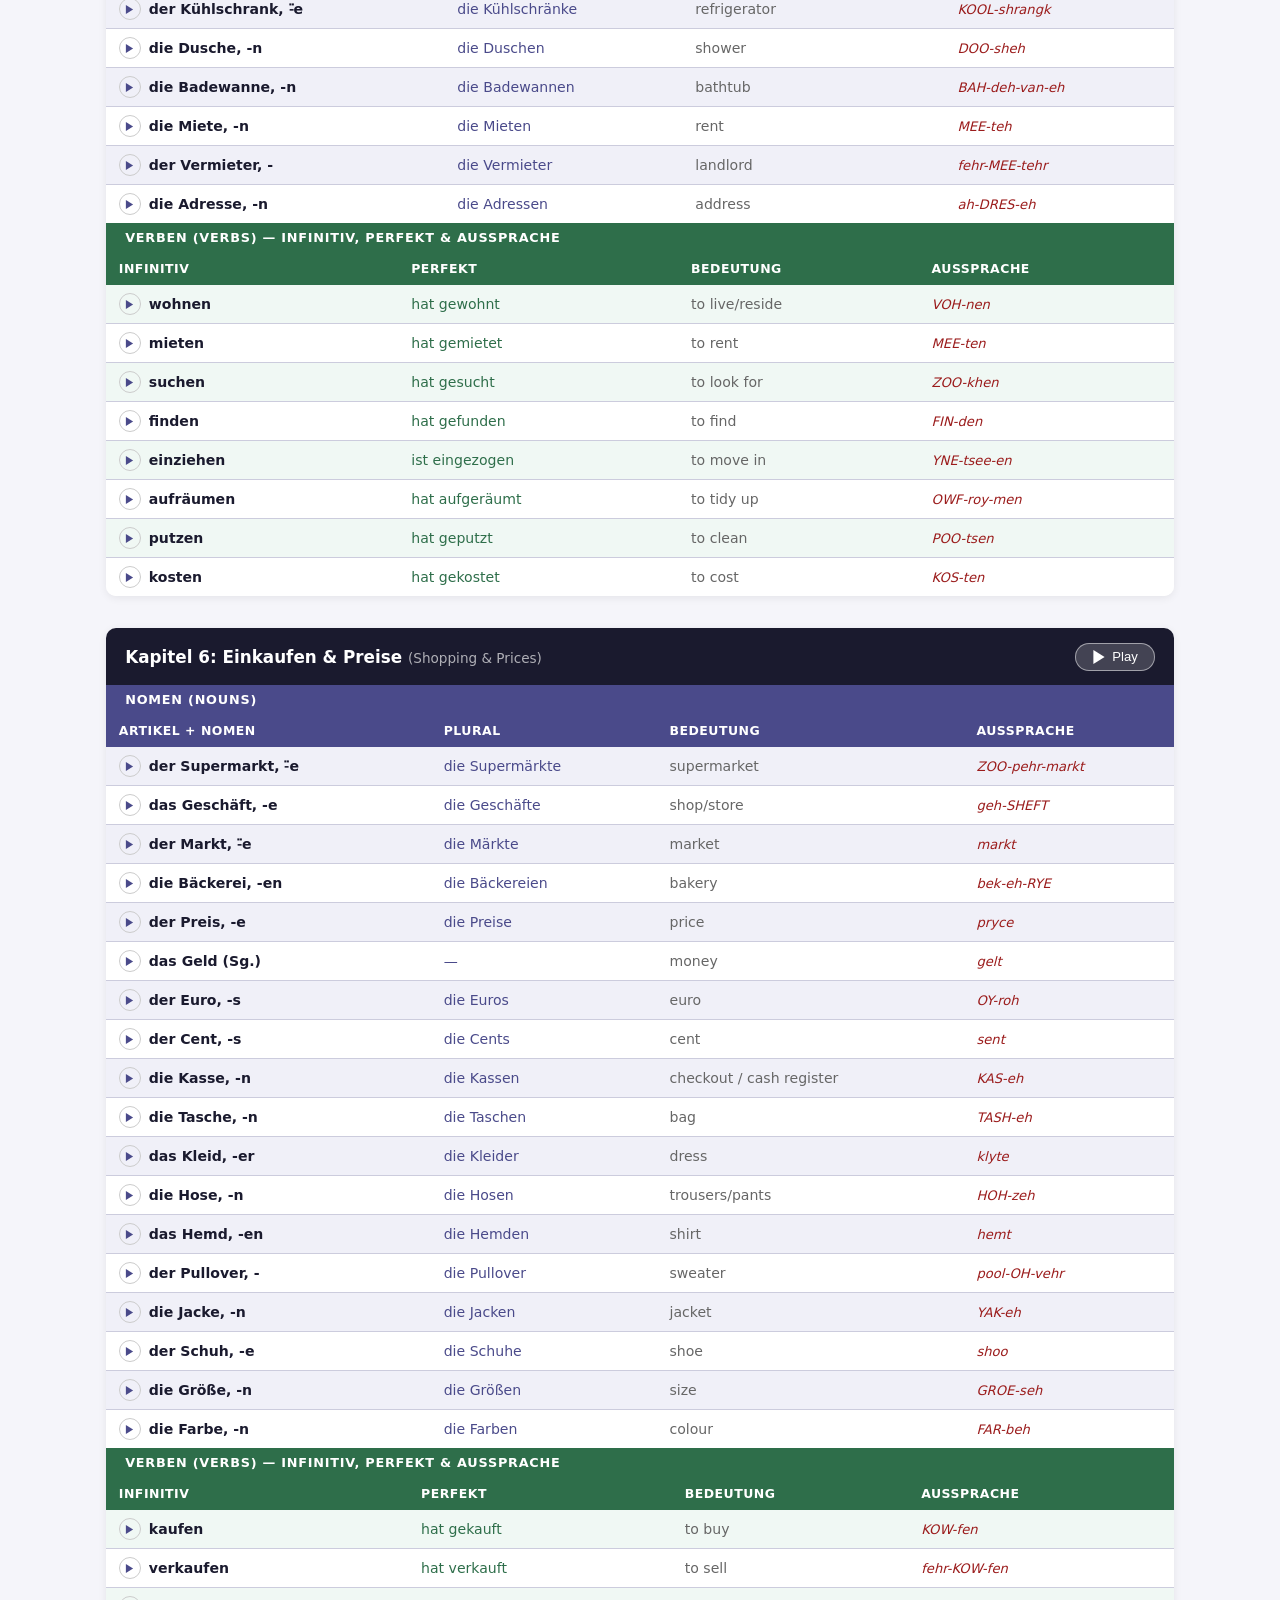
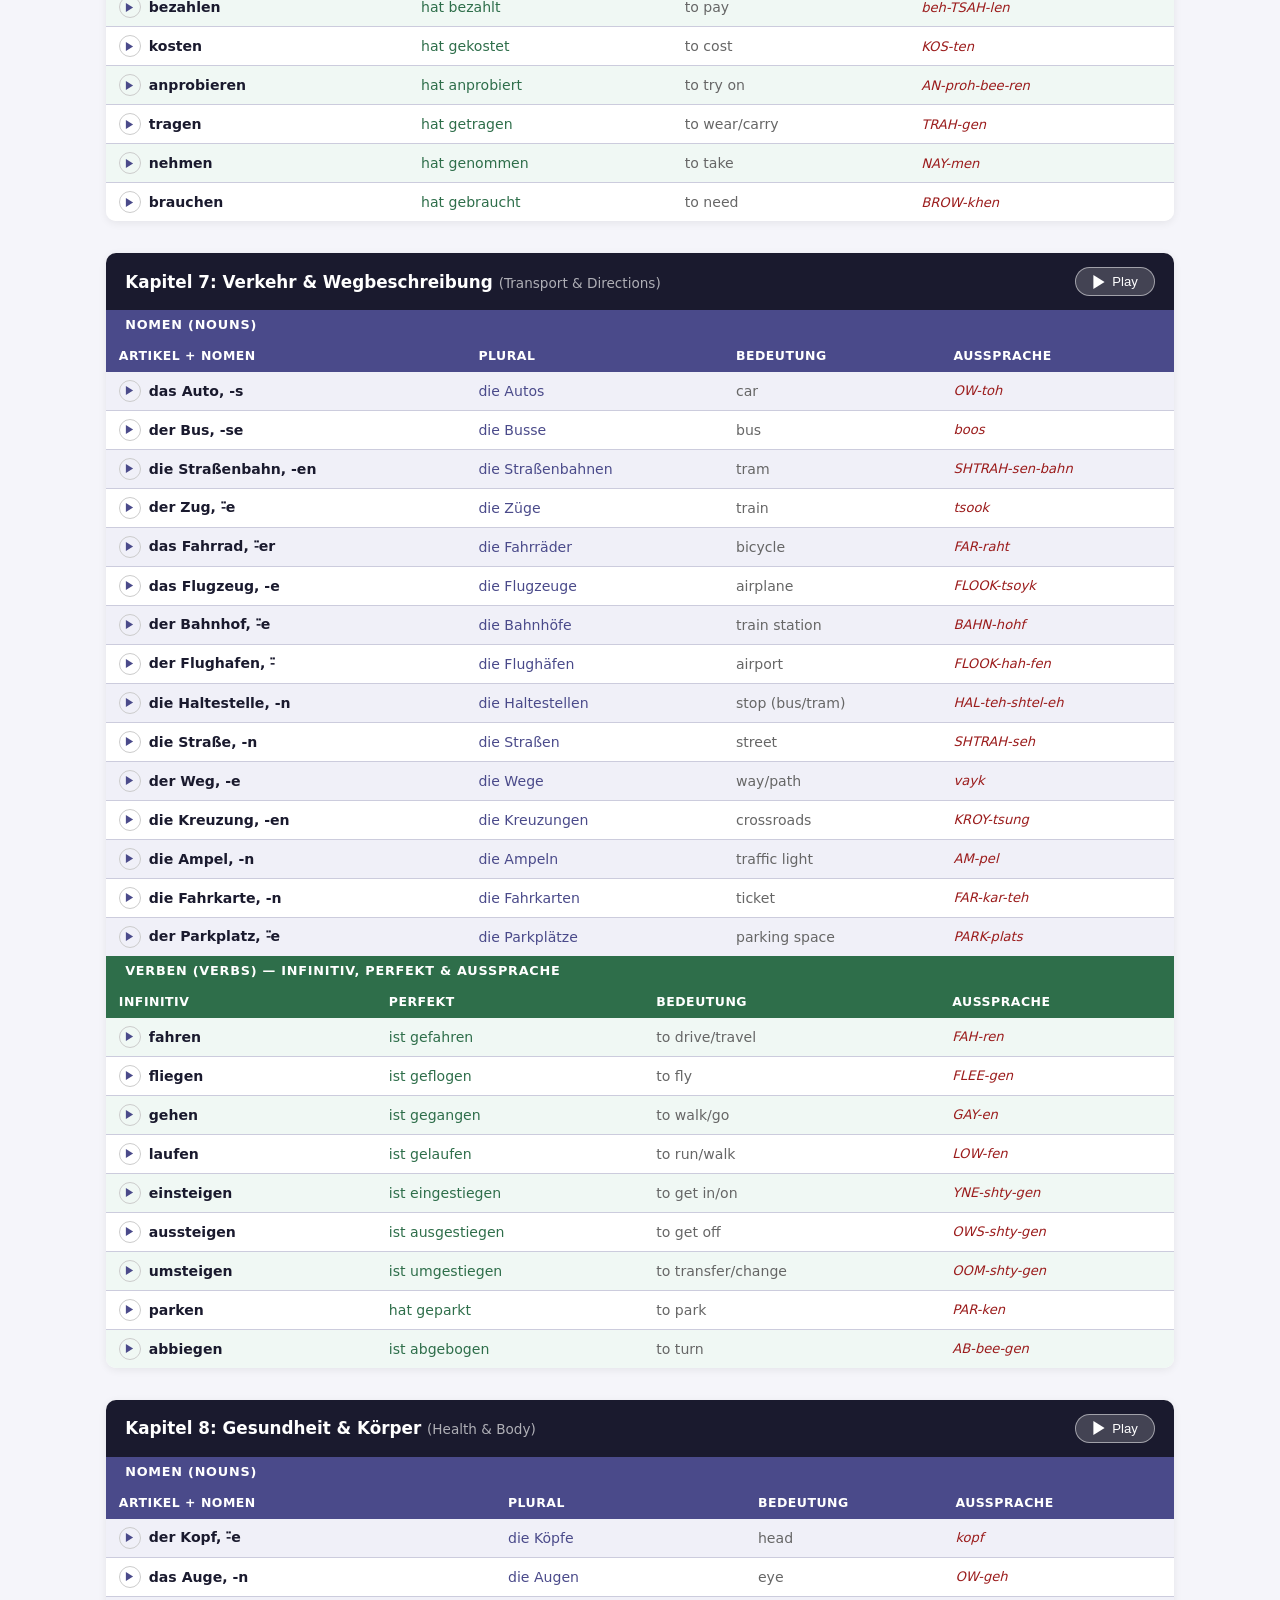
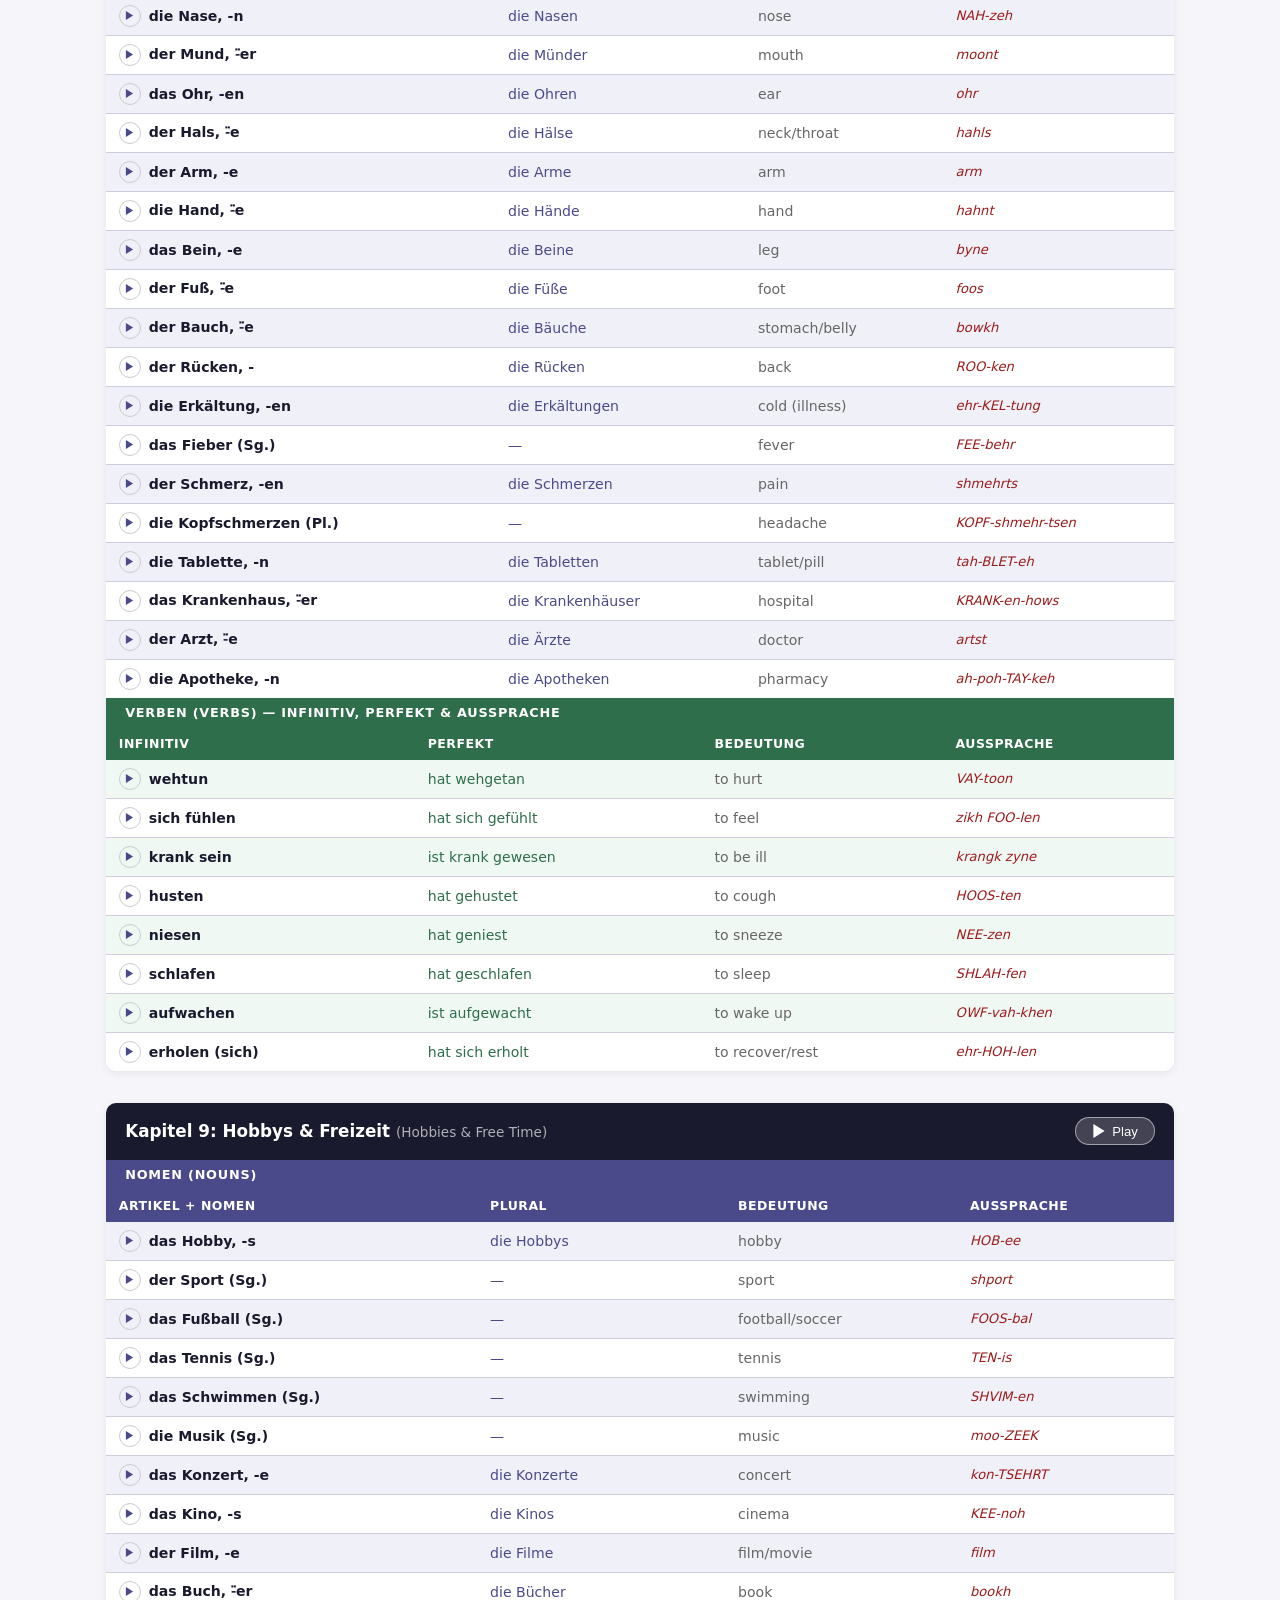
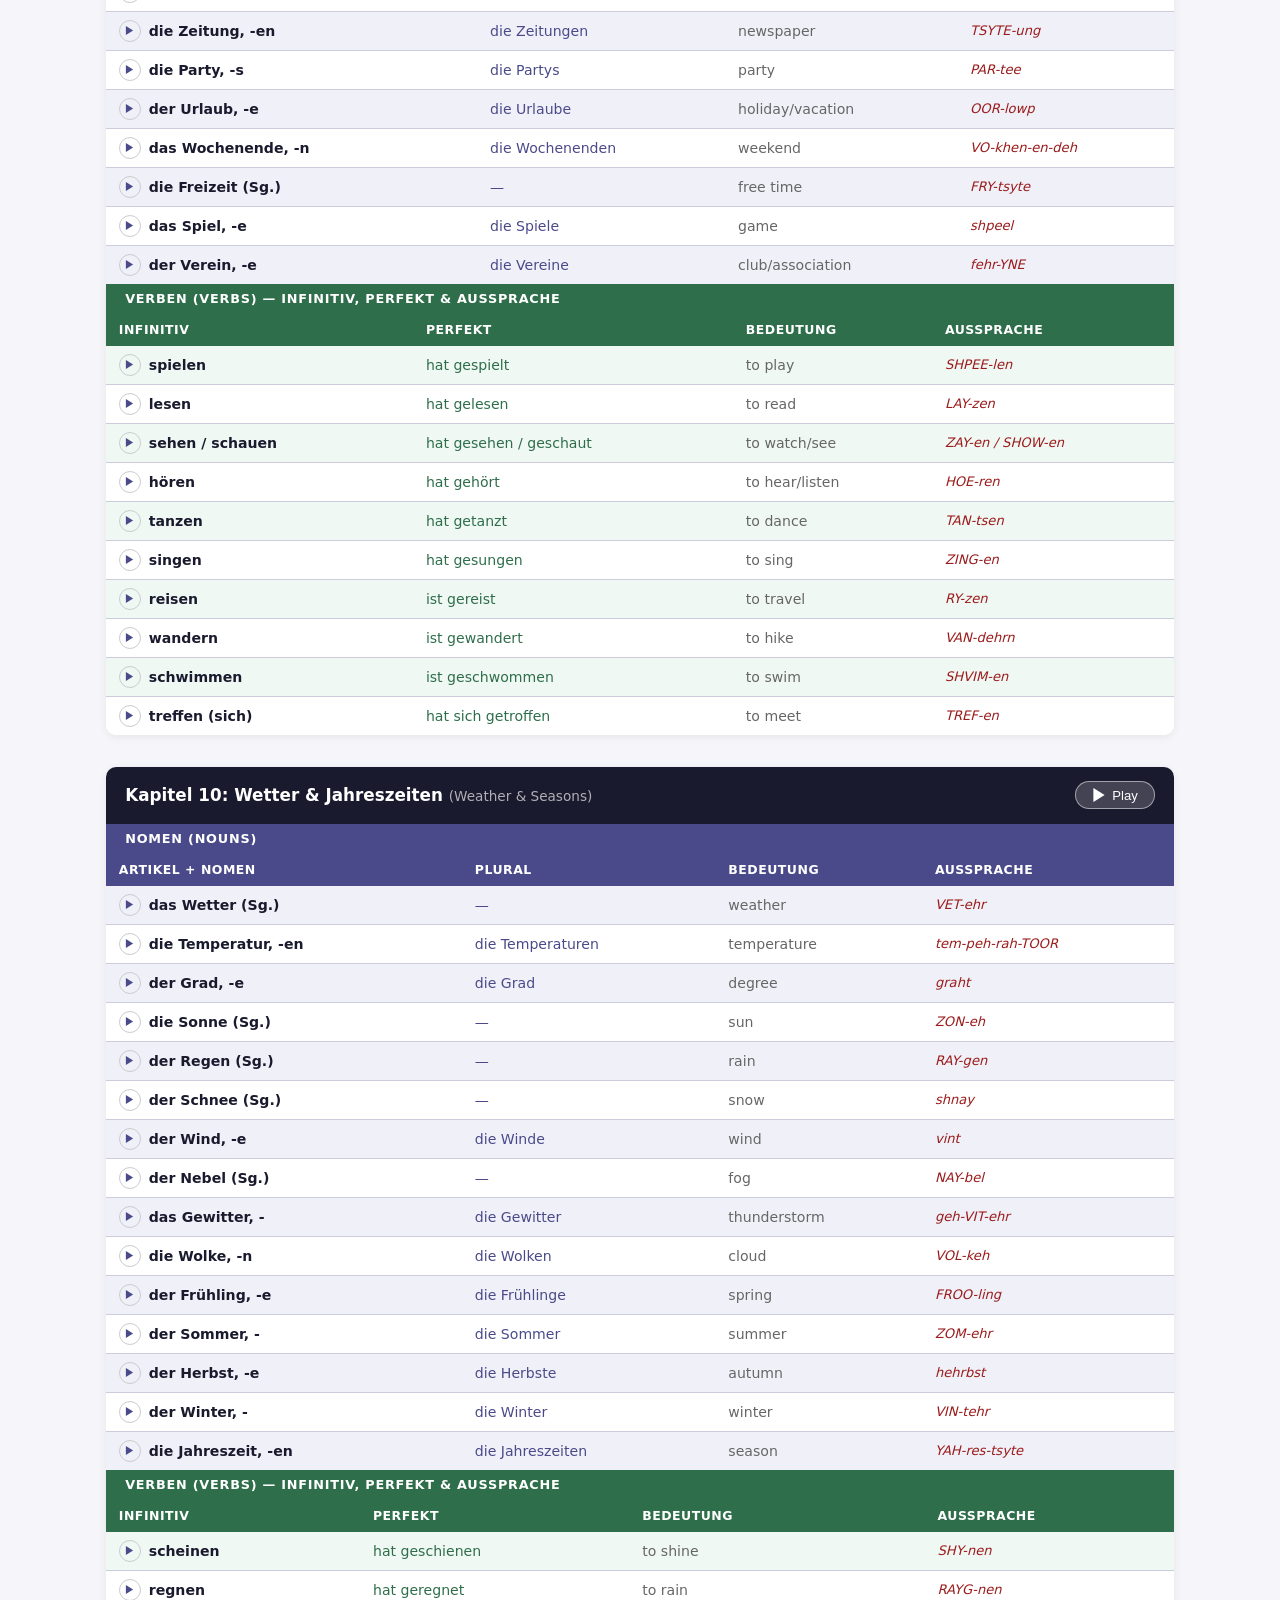
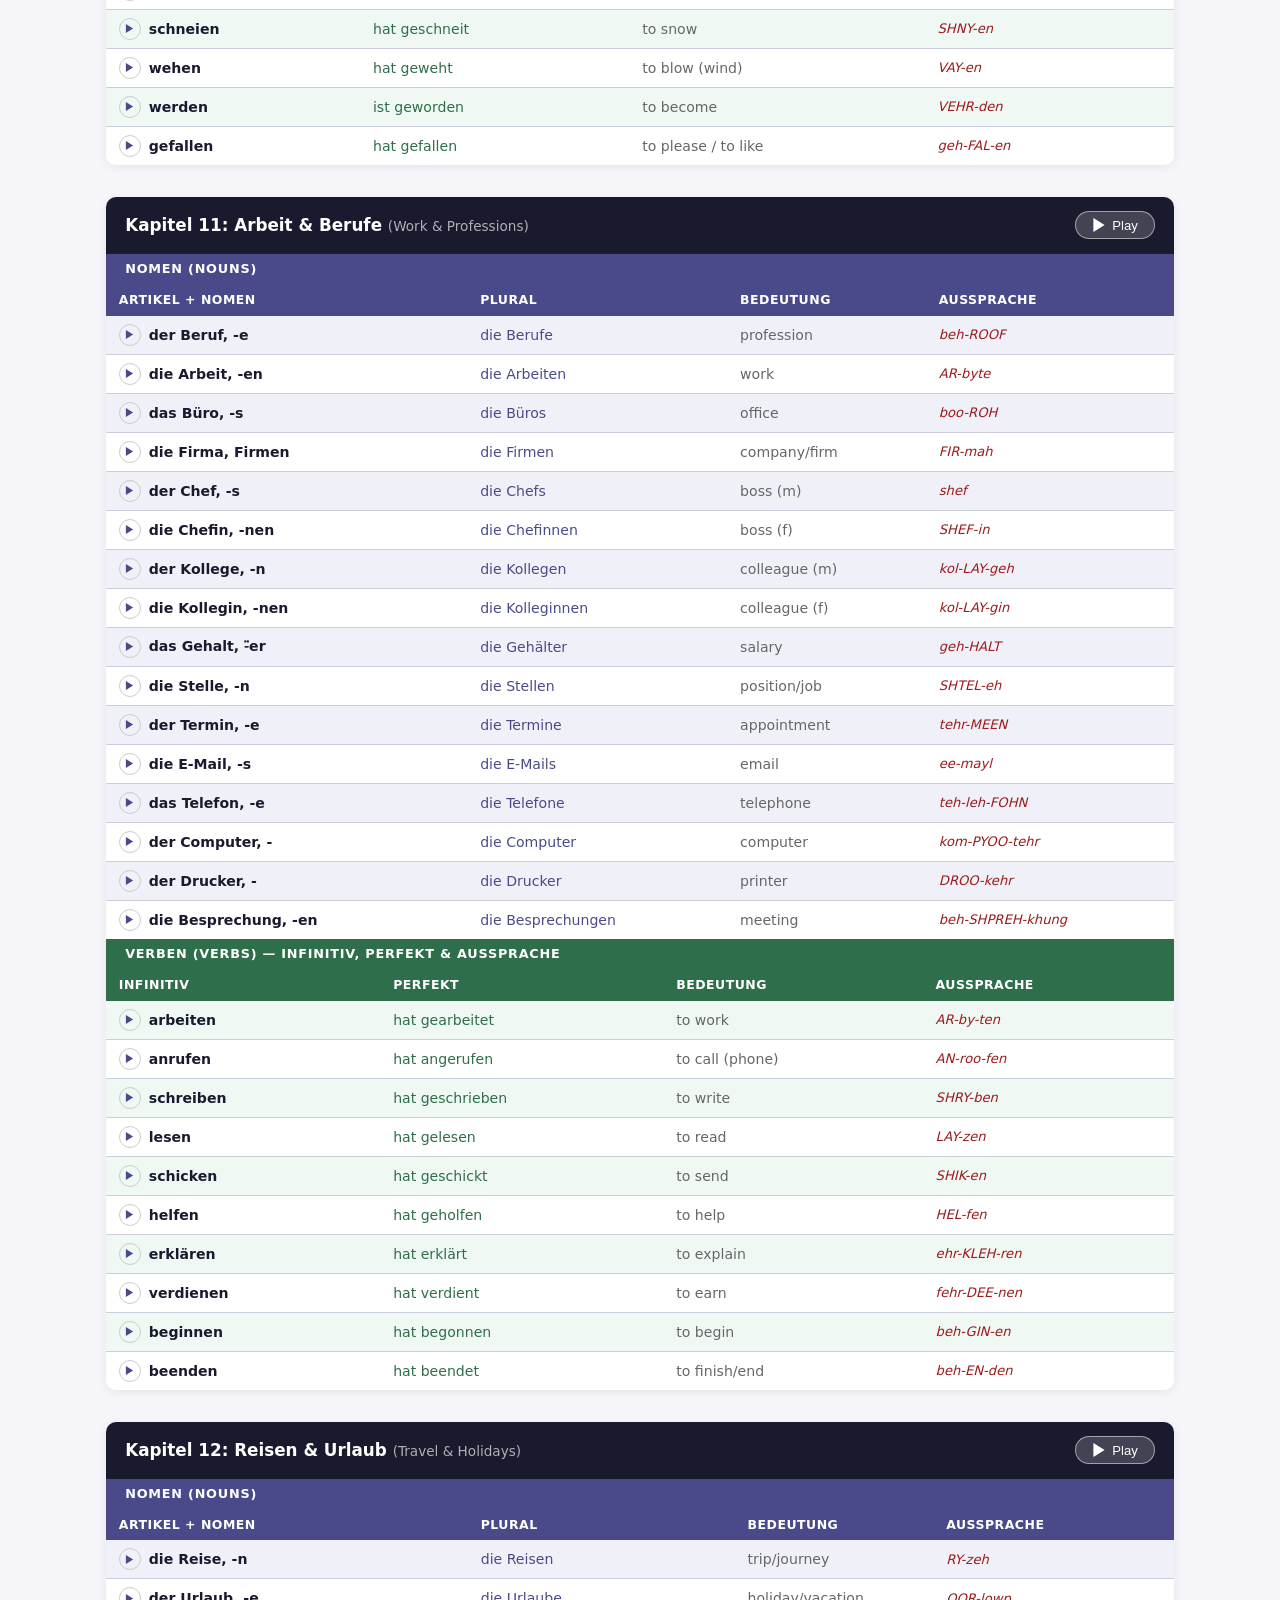
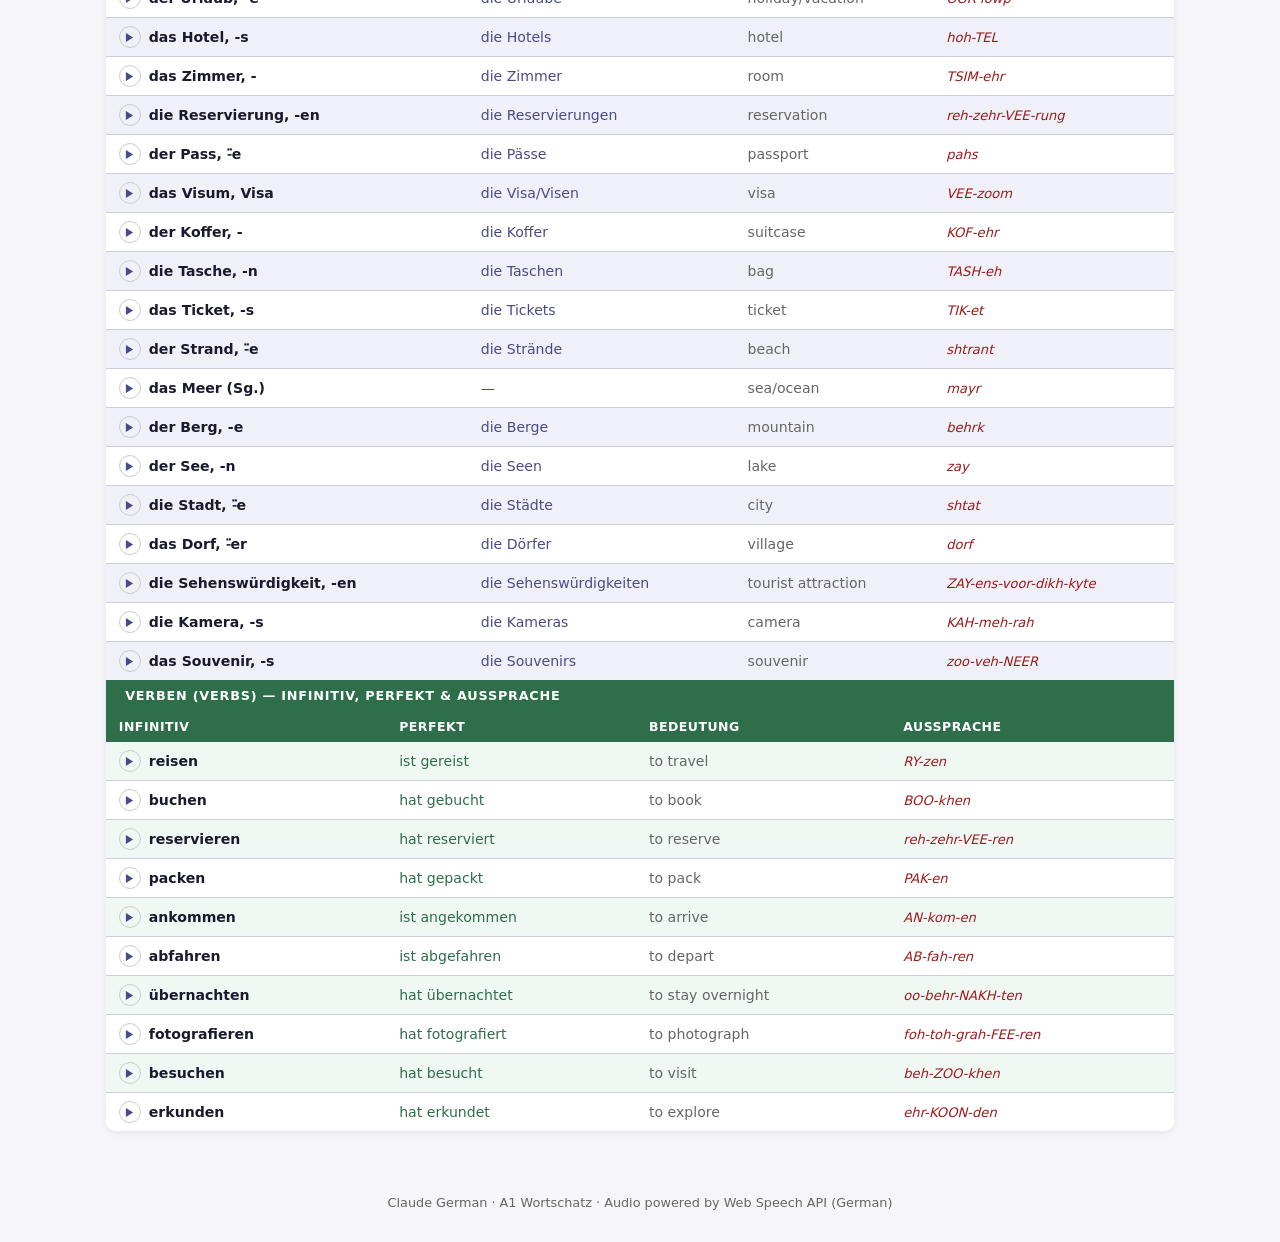
<file: A1_Wortschatz.html>
<!DOCTYPE html>
<html lang="de">
<head>
<meta charset="UTF-8">
<meta name="viewport" content="width=device-width, initial-scale=1.0">
<title>Claude German — A1 Wortschatz</title>
<style>
  :root {
    --navy: #1a1a2e;
    --blue: #4a4a8a;
    --green: #2e6e4a;
    --light-blue: #f0f0f8;
    --light-green: #f0f8f4;
    --pron: #9b1c1c;
    --border: #ccccdd;
    --text: #1a1a2e;
    --muted: #666;
  }
  * { box-sizing: border-box; margin: 0; padding: 0; }
  body { font-family: 'Segoe UI', system-ui, sans-serif; background: #f5f5fa; color: var(--text); }

  header {
    background: var(--navy);
    color: white;
    text-align: center;
    padding: 2rem 1rem 1.5rem;
  }
  header h1 { font-size: 2rem; letter-spacing: 0.02em; }
  header p  { opacity: 0.75; margin-top: 0.4rem; font-size: 0.95rem; }

  .legend {
    background: white;
    border-bottom: 1px solid #ddd;
    text-align: center;
    padding: 0.6rem 1rem;
    font-size: 0.8rem;
    color: var(--muted);
  }

  .container { max-width: 1100px; margin: 2rem auto; padding: 0 1rem; }

  /* Chapter card */
  .chapter {
    background: white;
    border-radius: 10px;
    box-shadow: 0 2px 8px rgba(0,0,0,0.07);
    margin-bottom: 2rem;
    overflow: hidden;
  }
  .chapter-header {
    background: var(--navy);
    color: white;
    padding: 0.9rem 1.2rem;
    display: flex;
    align-items: center;
    gap: 1rem;
  }
  .chapter-header h2 { font-size: 1.05rem; flex: 1; }
  .chapter-header .sub { opacity: 0.65; font-size: 0.85rem; font-weight: normal; }

  /* Play button */
  .play-btn {
    background: rgba(255,255,255,0.18);
    border: 1.5px solid rgba(255,255,255,0.5);
    color: white;
    border-radius: 50px;
    padding: 0.35rem 1rem;
    font-size: 0.82rem;
    cursor: pointer;
    display: flex;
    align-items: center;
    gap: 0.4rem;
    white-space: nowrap;
    transition: background 0.15s;
  }
  .play-btn:hover  { background: rgba(255,255,255,0.28); }
  .play-btn.playing { background: rgba(255,200,0,0.35); border-color: gold; }
  .play-btn svg { width: 14px; height: 14px; fill: currentColor; }

  /* Section label */
  .section-label {
    font-size: 0.8rem;
    font-weight: 700;
    text-transform: uppercase;
    letter-spacing: 0.06em;
    padding: 0.45rem 1.2rem;
    color: white;
  }
  .section-label.noun { background: var(--blue); }
  .section-label.verb { background: var(--green); }

  /* Table */
  .vocab-table { width: 100%; border-collapse: collapse; font-size: 0.88rem; }
  .vocab-table th {
    text-align: left;
    padding: 0.55rem 0.8rem;
    font-size: 0.78rem;
    text-transform: uppercase;
    letter-spacing: 0.04em;
    color: white;
  }
  th.noun-h { background: var(--blue); }
  th.verb-h { background: var(--green); }
  .vocab-table td {
    padding: 0.5rem 0.8rem;
    border-bottom: 1px solid var(--border);
    vertical-align: middle;
  }
  .vocab-table tr:last-child td { border-bottom: none; }
  .vocab-table tr:nth-child(odd)  td { background: var(--light-blue); }
  .vocab-table tr:nth-child(even) td { background: white; }
  .verb-section tr:nth-child(odd)  td { background: var(--light-green); }
  .verb-section tr:nth-child(even) td { background: white; }

  .col-word   { color: var(--navy); font-weight: 600; }
  .col-plural { color: var(--blue); }
  .col-perf   { color: var(--green); }
  .col-eng    { color: var(--muted); }
  .col-pron   { color: var(--pron); font-style: italic; font-size: 0.82rem; }

  /* Word-level play button */
  .word-play {
    background: none;
    border: 1px solid #ccc;
    border-radius: 50%;
    width: 22px; height: 22px;
    cursor: pointer;
    color: var(--blue);
    display: inline-flex;
    align-items: center;
    justify-content: center;
    padding: 0;
    transition: background 0.12s, color 0.12s;
    flex-shrink: 0;
  }
  .word-play:hover { background: var(--blue); color: white; border-color: var(--blue); }
  .word-play svg { width: 9px; height: 9px; fill: currentColor; }
  .word-cell { display: flex; align-items: center; gap: 0.5rem; }

  footer { text-align: center; padding: 2rem; color: var(--muted); font-size: 0.8rem; }

  /* Voice bar */
  #voiceBar {
    display: none;
    align-items: center;
    gap: 0.75rem;
    background: #fffbeb;
    border-bottom: 1px solid #fde68a;
    padding: 0.55rem 1.2rem;
    font-size: 0.82rem;
    color: #78350f;
    flex-wrap: wrap;
  }
  #voiceBar label { font-weight: 600; white-space: nowrap; }
  #voiceSel {
    border: 1px solid #fbbf24;
    border-radius: 6px;
    padding: 0.2rem 0.5rem;
    font-size: 0.82rem;
    background: white;
    color: #1a1a2e;
    flex: 1;
    min-width: 200px;
    max-width: 420px;
  }
</style>
</head>
<body>

<header>
  <h1>Claude German</h1>
  <p>A1 Wortschatz · Kapitel 1–12 · Alle Vokabeln mit Artikel, Perfektform, Plural & Aussprache</p>
</header>
<div id="voiceBar">
  <label>🔊 German voice:</label>
  <select id="voiceSel"></select>
  <span style="color:#92400e;font-size:0.78rem">If pronunciation sounds English, try a different voice from the list.</span>
</div>
<div class="legend">
  ⸚ = Umlaut im Plural (z.B. Mann → Männer) &nbsp;|&nbsp; — = kein Plural / nur Singular &nbsp;|&nbsp;
  <span style="color:var(--pron);font-style:italic">Rot kursiv = Aussprache (Großbuchstaben = betonte Silbe)</span> &nbsp;|&nbsp;
  🔊 = Wort vorlesen &nbsp;|&nbsp; ▶ Play = ganzes Kapitel vorlesen
</div>

<div class="container" id="app"></div>

<footer>Claude German · A1 Wortschatz · Audio powered by Web Speech API (German)</footer>

<script>
// ─── Vocabulary data ───────────────────────────────────────────────────────
const CHAPTERS = [
  {
    num:1, title:"Begrüßung & Vorstellung", en:"Greetings & Introductions",
    nouns:[
      ["der Name, -n","die Namen","name","NAH-meh"],
      ["der Vorname, -n","die Vornamen","first name","FOR-nah-meh"],
      ["der Nachname, -n","die Nachnamen","surname","NAHKH-nah-meh"],
      ["die Person, -en","die Personen","person","pehr-ZOHN"],
      ["das Land, ⸚e","die Länder","country","lahnt"],
      ["die Sprache, -n","die Sprachen","language","SHPRAH-kheh"],
      ["die Frage, -n","die Fragen","question","FRAH-geh"],
      ["die Antwort, -en","die Antworten","answer","ANT-vort"],
      ["der Buchstabe, -n","die Buchstaben","letter (alphabet)","BOOKH-shtah-beh"],
      ["die Zahl, -en","die Zahlen","number","tsahl"],
      ["das Alphabet, -e","die Alphabete","alphabet","al-fah-BAYT"],
      ["der Kurs, -e","die Kurse","course/class","koors"],
      ["die Klasse, -n","die Klassen","class","KLAHS-seh"],
      ["der Lehrer, -","die Lehrer","teacher (m)","LAY-rehr"],
      ["die Lehrerin, -nen","die Lehrerinnen","teacher (f)","LAY-reh-rin"],
      ["der Student, -en","die Studenten","student (m)","shtoo-DENT"],
      ["die Studentin, -nen","die Studentinnen","student (f)","shtoo-DEN-tin"],
    ],
    verbs:[
      ["heißen","hat geheißen","to be called","HY-sen"],
      ["sein","ist gewesen","to be","zyne"],
      ["kommen (aus)","ist gekommen","to come (from)","KOM-en"],
      ["wohnen","hat gewohnt","to live/reside","VOH-nen"],
      ["sprechen","hat gesprochen","to speak","SHPREH-khen"],
      ["buchstabieren","hat buchstabiert","to spell","bookh-shtah-BEE-ren"],
      ["vorstellen (sich)","hat sich vorgestellt","to introduce oneself","FOR-shtel-en"],
      ["fragen","hat gefragt","to ask","FRAH-gen"],
      ["antworten","hat geantwortet","to answer","ANT-vor-ten"],
      ["wiederholen","hat wiederholt","to repeat","VEE-dehr-hoh-len"],
    ]
  },
  {
    num:2, title:"Länder, Berufe & Familie", en:"Countries, Jobs & Family",
    nouns:[
      ["die Familie, -n","die Familien","family","fah-MEE-lee-eh"],
      ["der Mann, ⸚e","die Männer","man / husband","mahn"],
      ["die Frau, -en","die Frauen","woman / wife","frow"],
      ["das Kind, -er","die Kinder","child","kint"],
      ["der Sohn, ⸚e","die Söhne","son","zohn"],
      ["die Tochter, ⸚","die Töchter","daughter","TOKH-tehr"],
      ["der Bruder, ⸚","die Brüder","brother","BROO-dehr"],
      ["die Schwester, -n","die Schwestern","sister","SHVES-tehr"],
      ["der Vater, ⸚","die Väter","father","FAH-tehr"],
      ["die Mutter, ⸚","die Mütter","mother","MOO-tehr"],
      ["die Eltern (Pl.)","—","parents","EL-tehrn"],
      ["der Beruf, -e","die Berufe","job / profession","beh-ROOF"],
      ["der Arzt, ⸚e","die Ärzte","doctor (m)","artst"],
      ["die Ärztin, -nen","die Ärztinnen","doctor (f)","EHRTS-tin"],
      ["der Ingenieur, -e","die Ingenieure","engineer (m)","in-zheh-NYOOR"],
      ["die Ingenieurin, -nen","die Ingenieurinnen","engineer (f)","in-zheh-NYOO-rin"],
      ["der Kellner, -","die Kellner","waiter","KEL-nehr"],
      ["die Kellnerin, -nen","die Kellnerinnen","waitress","KEL-neh-rin"],
      ["der Koch, ⸚e","die Köche","cook (m)","kokh"],
      ["die Köchin, -nen","die Köchinnen","cook (f)","KOE-khin"],
    ],
    verbs:[
      ["arbeiten","hat gearbeitet","to work","AR-by-ten"],
      ["studieren","hat studiert","to study (university)","shtoo-DEE-ren"],
      ["lernen","hat gelernt","to learn","LEHR-nen"],
      ["leben","hat gelebt","to live","LAY-ben"],
      ["haben","hat gehabt","to have","HAH-ben"],
      ["heiraten","hat geheiratet","to marry","HY-rah-ten"],
      ["kennen","hat gekannt","to know (a person)","KEN-en"],
      ["mögen","hat gemocht","to like","MOE-gen"],
    ]
  },
  {
    num:3, title:"Essen & Trinken", en:"Food & Drinks",
    nouns:[
      ["das Frühstück, -e","die Frühstücke","breakfast","FROO-shtook"],
      ["das Mittagessen, -","die Mittagessen","lunch","MIT-tahk-es-en"],
      ["das Abendessen, -","die Abendessen","dinner","AH-bent-es-en"],
      ["das Brot, -e","die Brote","bread","broht"],
      ["die Milch (Sg.)","—","milk","milkh"],
      ["der Käse, -","die Käse","cheese","KAY-zeh"],
      ["das Ei, -er","die Eier","egg","eye"],
      ["die Butter (Sg.)","—","butter","BOO-tehr"],
      ["der Apfel, ⸚","die Äpfel","apple","AP-fel"],
      ["die Banane, -n","die Bananen","banana","bah-NAH-neh"],
      ["das Gemüse (Sg.)","—","vegetables","geh-MOO-zeh"],
      ["das Fleisch (Sg.)","—","meat","flysh"],
      ["der Fisch, -e","die Fische","fish","fish"],
      ["die Suppe, -n","die Suppen","soup","ZOO-peh"],
      ["der Salat, -e","die Salate","salad","zah-LAHT"],
      ["das Wasser (Sg.)","—","water","VAS-ehr"],
      ["der Kaffee, -s","die Kaffees","coffee","KAH-fay"],
      ["der Tee, -s","die Tees","tea","tay"],
      ["der Saft, ⸚e","die Säfte","juice","zahft"],
      ["das Bier, -e","die Biere","beer","beer"],
      ["der Wein, -e","die Weine","wine","vyne"],
      ["das Restaurant, -s","die Restaurants","restaurant","res-toh-RAHNG"],
      ["die Speisekarte, -n","die Speisekarten","menu","SHPY-zeh-kar-teh"],
      ["die Rechnung, -en","die Rechnungen","bill","REKH-nung"],
    ],
    verbs:[
      ["essen","hat gegessen","to eat","ES-en"],
      ["trinken","hat getrunken","to drink","TRING-ken"],
      ["kochen","hat gekocht","to cook","KO-khen"],
      ["bestellen","hat bestellt","to order","beh-SHTEL-en"],
      ["bezahlen","hat bezahlt","to pay","beh-TSAH-len"],
      ["schmecken","hat geschmeckt","to taste","SHMEK-en"],
      ["kaufen","hat gekauft","to buy","KOW-fen"],
      ["möchten","hat gemocht","to would like","MOEKH-ten"],
    ]
  },
  {
    num:4, title:"Alltag & Uhrzeit", en:"Daily Routine & Time",
    nouns:[
      ["die Uhrzeit, -en","die Uhrzeiten","time of day","OOR-tsyte"],
      ["die Stunde, -n","die Stunden","hour","SHTOON-deh"],
      ["die Minute, -n","die Minuten","minute","mee-NOO-teh"],
      ["der Tag, -e","die Tage","day","tahk"],
      ["die Woche, -n","die Wochen","week","VO-kheh"],
      ["der Monat, -e","die Monate","month","MOH-naht"],
      ["das Jahr, -e","die Jahre","year","yahr"],
      ["der Morgen, -","die Morgen","morning","MOR-gen"],
      ["der Mittag, -e","die Mittage","midday/noon","MIT-tahk"],
      ["der Abend, -e","die Abende","evening","AH-bent"],
      ["die Nacht, ⸚e","die Nächte","night","nakht"],
      ["der Montag","—","Monday","MON-tahk"],
      ["der Dienstag","—","Tuesday","DEENS-tahk"],
      ["der Mittwoch","—","Wednesday","MIT-vokh"],
      ["der Donnerstag","—","Thursday","DON-ers-tahk"],
      ["der Freitag","—","Friday","FRY-tahk"],
      ["der Samstag","—","Saturday","ZAHMS-tahk"],
      ["der Sonntag","—","Sunday","ZON-tahk"],
      ["der Wecker, -","die Wecker","alarm clock","VEK-ehr"],
      ["die Arbeit, -en","die Arbeiten","work","AR-byte"],
      ["die Pause, -n","die Pausen","break","POW-zeh"],
    ],
    verbs:[
      ["aufstehen","ist aufgestanden","to get up","OWF-shtay-en"],
      ["einschlafen","ist eingeschlafen","to fall asleep","YNE-shlah-fen"],
      ["frühstücken","hat gefrühstückt","to have breakfast","FROO-shtoo-ken"],
      ["anfangen","hat angefangen","to begin/start","AN-fang-en"],
      ["aufhören","hat aufgehört","to stop/finish","OWF-hoe-ren"],
      ["fahren","ist gefahren","to drive/travel","FAH-ren"],
      ["gehen","ist gegangen","to go","GAY-en"],
      ["kommen","ist gekommen","to come","KOM-en"],
      ["beginnen","hat begonnen","to begin","beh-GIN-en"],
      ["dauern","hat gedauert","to last/take (time)","DOW-ehrn"],
    ]
  },
  {
    num:5, title:"Zuhause & Wohnen", en:"Home & Living",
    nouns:[
      ["die Wohnung, -en","die Wohnungen","apartment/flat","VOH-nung"],
      ["das Haus, ⸚er","die Häuser","house","hows"],
      ["das Zimmer, -","die Zimmer","room","TSIM-ehr"],
      ["die Küche, -n","die Küchen","kitchen","KOO-kheh"],
      ["das Badezimmer, -","die Badezimmer","bathroom","BAH-deh-tsim-ehr"],
      ["das Schlafzimmer, -","die Schlafzimmer","bedroom","SHLAHF-tsim-ehr"],
      ["das Wohnzimmer, -","die Wohnzimmer","living room","VOHN-tsim-ehr"],
      ["der Garten, ⸚","die Gärten","garden","GAR-ten"],
      ["der Balkon, -e","die Balkone","balcony","bal-KONG"],
      ["das Bett, -en","die Betten","bed","bet"],
      ["der Tisch, -e","die Tische","table","tish"],
      ["der Stuhl, ⸚e","die Stühle","chair","shtool"],
      ["das Sofa, -s","die Sofas","sofa","ZOH-fah"],
      ["der Schrank, ⸚e","die Schränke","cupboard/wardrobe","shrangk"],
      ["das Regal, -e","die Regale","shelf","reh-GAHL"],
      ["die Lampe, -n","die Lampen","lamp","LAHM-peh"],
      ["der Kühlschrank, ⸚e","die Kühlschränke","refrigerator","KOOL-shrangk"],
      ["die Dusche, -n","die Duschen","shower","DOO-sheh"],
      ["die Badewanne, -n","die Badewannen","bathtub","BAH-deh-van-eh"],
      ["die Miete, -n","die Mieten","rent","MEE-teh"],
      ["der Vermieter, -","die Vermieter","landlord","fehr-MEE-tehr"],
      ["die Adresse, -n","die Adressen","address","ah-DRES-eh"],
    ],
    verbs:[
      ["wohnen","hat gewohnt","to live/reside","VOH-nen"],
      ["mieten","hat gemietet","to rent","MEE-ten"],
      ["suchen","hat gesucht","to look for","ZOO-khen"],
      ["finden","hat gefunden","to find","FIN-den"],
      ["einziehen","ist eingezogen","to move in","YNE-tsee-en"],
      ["aufräumen","hat aufgeräumt","to tidy up","OWF-roy-men"],
      ["putzen","hat geputzt","to clean","POO-tsen"],
      ["kosten","hat gekostet","to cost","KOS-ten"],
    ]
  },
  {
    num:6, title:"Einkaufen & Preise", en:"Shopping & Prices",
    nouns:[
      ["der Supermarkt, ⸚e","die Supermärkte","supermarket","ZOO-pehr-markt"],
      ["das Geschäft, -e","die Geschäfte","shop/store","geh-SHEFT"],
      ["der Markt, ⸚e","die Märkte","market","markt"],
      ["die Bäckerei, -en","die Bäckereien","bakery","bek-eh-RYE"],
      ["der Preis, -e","die Preise","price","pryce"],
      ["das Geld (Sg.)","—","money","gelt"],
      ["der Euro, -s","die Euros","euro","OY-roh"],
      ["der Cent, -s","die Cents","cent","sent"],
      ["die Kasse, -n","die Kassen","checkout / cash register","KAS-eh"],
      ["die Tasche, -n","die Taschen","bag","TASH-eh"],
      ["das Kleid, -er","die Kleider","dress","klyte"],
      ["die Hose, -n","die Hosen","trousers/pants","HOH-zeh"],
      ["das Hemd, -en","die Hemden","shirt","hemt"],
      ["der Pullover, -","die Pullover","sweater","pool-OH-vehr"],
      ["die Jacke, -n","die Jacken","jacket","YAK-eh"],
      ["der Schuh, -e","die Schuhe","shoe","shoo"],
      ["die Größe, -n","die Größen","size","GROE-seh"],
      ["die Farbe, -n","die Farben","colour","FAR-beh"],
    ],
    verbs:[
      ["kaufen","hat gekauft","to buy","KOW-fen"],
      ["verkaufen","hat verkauft","to sell","fehr-KOW-fen"],
      ["bezahlen","hat bezahlt","to pay","beh-TSAH-len"],
      ["kosten","hat gekostet","to cost","KOS-ten"],
      ["anprobieren","hat anprobiert","to try on","AN-proh-bee-ren"],
      ["tragen","hat getragen","to wear/carry","TRAH-gen"],
      ["nehmen","hat genommen","to take","NAY-men"],
      ["brauchen","hat gebraucht","to need","BROW-khen"],
    ]
  },
  {
    num:7, title:"Verkehr & Wegbeschreibung", en:"Transport & Directions",
    nouns:[
      ["das Auto, -s","die Autos","car","OW-toh"],
      ["der Bus, -se","die Busse","bus","boos"],
      ["die Straßenbahn, -en","die Straßenbahnen","tram","SHTRAH-sen-bahn"],
      ["der Zug, ⸚e","die Züge","train","tsook"],
      ["das Fahrrad, ⸚er","die Fahrräder","bicycle","FAR-raht"],
      ["das Flugzeug, -e","die Flugzeuge","airplane","FLOOK-tsoyk"],
      ["der Bahnhof, ⸚e","die Bahnhöfe","train station","BAHN-hohf"],
      ["der Flughafen, ⸚","die Flughäfen","airport","FLOOK-hah-fen"],
      ["die Haltestelle, -n","die Haltestellen","stop (bus/tram)","HAL-teh-shtel-eh"],
      ["die Straße, -n","die Straßen","street","SHTRAH-seh"],
      ["der Weg, -e","die Wege","way/path","vayk"],
      ["die Kreuzung, -en","die Kreuzungen","crossroads","KROY-tsung"],
      ["die Ampel, -n","die Ampeln","traffic light","AM-pel"],
      ["die Fahrkarte, -n","die Fahrkarten","ticket","FAR-kar-teh"],
      ["der Parkplatz, ⸚e","die Parkplätze","parking space","PARK-plats"],
    ],
    verbs:[
      ["fahren","ist gefahren","to drive/travel","FAH-ren"],
      ["fliegen","ist geflogen","to fly","FLEE-gen"],
      ["gehen","ist gegangen","to walk/go","GAY-en"],
      ["laufen","ist gelaufen","to run/walk","LOW-fen"],
      ["einsteigen","ist eingestiegen","to get in/on","YNE-shty-gen"],
      ["aussteigen","ist ausgestiegen","to get off","OWS-shty-gen"],
      ["umsteigen","ist umgestiegen","to transfer/change","OOM-shty-gen"],
      ["parken","hat geparkt","to park","PAR-ken"],
      ["abbiegen","ist abgebogen","to turn","AB-bee-gen"],
    ]
  },
  {
    num:8, title:"Gesundheit & Körper", en:"Health & Body",
    nouns:[
      ["der Kopf, ⸚e","die Köpfe","head","kopf"],
      ["das Auge, -n","die Augen","eye","OW-geh"],
      ["die Nase, -n","die Nasen","nose","NAH-zeh"],
      ["der Mund, ⸚er","die Münder","mouth","moont"],
      ["das Ohr, -en","die Ohren","ear","ohr"],
      ["der Hals, ⸚e","die Hälse","neck/throat","hahls"],
      ["der Arm, -e","die Arme","arm","arm"],
      ["die Hand, ⸚e","die Hände","hand","hahnt"],
      ["das Bein, -e","die Beine","leg","byne"],
      ["der Fuß, ⸚e","die Füße","foot","foos"],
      ["der Bauch, ⸚e","die Bäuche","stomach/belly","bowkh"],
      ["der Rücken, -","die Rücken","back","ROO-ken"],
      ["die Erkältung, -en","die Erkältungen","cold (illness)","ehr-KEL-tung"],
      ["das Fieber (Sg.)","—","fever","FEE-behr"],
      ["der Schmerz, -en","die Schmerzen","pain","shmehrts"],
      ["die Kopfschmerzen (Pl.)","—","headache","KOPF-shmehr-tsen"],
      ["die Tablette, -n","die Tabletten","tablet/pill","tah-BLET-eh"],
      ["das Krankenhaus, ⸚er","die Krankenhäuser","hospital","KRANK-en-hows"],
      ["der Arzt, ⸚e","die Ärzte","doctor","artst"],
      ["die Apotheke, -n","die Apotheken","pharmacy","ah-poh-TAY-keh"],
    ],
    verbs:[
      ["wehtun","hat wehgetan","to hurt","VAY-toon"],
      ["sich fühlen","hat sich gefühlt","to feel","zikh FOO-len"],
      ["krank sein","ist krank gewesen","to be ill","krangk zyne"],
      ["husten","hat gehustet","to cough","HOOS-ten"],
      ["niesen","hat geniest","to sneeze","NEE-zen"],
      ["schlafen","hat geschlafen","to sleep","SHLAH-fen"],
      ["aufwachen","ist aufgewacht","to wake up","OWF-vah-khen"],
      ["erholen (sich)","hat sich erholt","to recover/rest","ehr-HOH-len"],
    ]
  },
  {
    num:9, title:"Hobbys & Freizeit", en:"Hobbies & Free Time",
    nouns:[
      ["das Hobby, -s","die Hobbys","hobby","HOB-ee"],
      ["der Sport (Sg.)","—","sport","shport"],
      ["das Fußball (Sg.)","—","football/soccer","FOOS-bal"],
      ["das Tennis (Sg.)","—","tennis","TEN-is"],
      ["das Schwimmen (Sg.)","—","swimming","SHVIM-en"],
      ["die Musik (Sg.)","—","music","moo-ZEEK"],
      ["das Konzert, -e","die Konzerte","concert","kon-TSEHRT"],
      ["das Kino, -s","die Kinos","cinema","KEE-noh"],
      ["der Film, -e","die Filme","film/movie","film"],
      ["das Buch, ⸚er","die Bücher","book","bookh"],
      ["die Zeitung, -en","die Zeitungen","newspaper","TSYTE-ung"],
      ["die Party, -s","die Partys","party","PAR-tee"],
      ["der Urlaub, -e","die Urlaube","holiday/vacation","OOR-lowp"],
      ["das Wochenende, -n","die Wochenenden","weekend","VO-khen-en-deh"],
      ["die Freizeit (Sg.)","—","free time","FRY-tsyte"],
      ["das Spiel, -e","die Spiele","game","shpeel"],
      ["der Verein, -e","die Vereine","club/association","fehr-YNE"],
    ],
    verbs:[
      ["spielen","hat gespielt","to play","SHPEE-len"],
      ["lesen","hat gelesen","to read","LAY-zen"],
      ["sehen / schauen","hat gesehen / geschaut","to watch/see","ZAY-en / SHOW-en"],
      ["hören","hat gehört","to hear/listen","HOE-ren"],
      ["tanzen","hat getanzt","to dance","TAN-tsen"],
      ["singen","hat gesungen","to sing","ZING-en"],
      ["reisen","ist gereist","to travel","RY-zen"],
      ["wandern","ist gewandert","to hike","VAN-dehrn"],
      ["schwimmen","ist geschwommen","to swim","SHVIM-en"],
      ["treffen (sich)","hat sich getroffen","to meet","TREF-en"],
    ]
  },
  {
    num:10, title:"Wetter & Jahreszeiten", en:"Weather & Seasons",
    nouns:[
      ["das Wetter (Sg.)","—","weather","VET-ehr"],
      ["die Temperatur, -en","die Temperaturen","temperature","tem-peh-rah-TOOR"],
      ["der Grad, -e","die Grad","degree","graht"],
      ["die Sonne (Sg.)","—","sun","ZON-eh"],
      ["der Regen (Sg.)","—","rain","RAY-gen"],
      ["der Schnee (Sg.)","—","snow","shnay"],
      ["der Wind, -e","die Winde","wind","vint"],
      ["der Nebel (Sg.)","—","fog","NAY-bel"],
      ["das Gewitter, -","die Gewitter","thunderstorm","geh-VIT-ehr"],
      ["die Wolke, -n","die Wolken","cloud","VOL-keh"],
      ["der Frühling, -e","die Frühlinge","spring","FROO-ling"],
      ["der Sommer, -","die Sommer","summer","ZOM-ehr"],
      ["der Herbst, -e","die Herbste","autumn","hehrbst"],
      ["der Winter, -","die Winter","winter","VIN-tehr"],
      ["die Jahreszeit, -en","die Jahreszeiten","season","YAH-res-tsyte"],
    ],
    verbs:[
      ["scheinen","hat geschienen","to shine","SHY-nen"],
      ["regnen","hat geregnet","to rain","RAYG-nen"],
      ["schneien","hat geschneit","to snow","SHNY-en"],
      ["wehen","hat geweht","to blow (wind)","VAY-en"],
      ["werden","ist geworden","to become","VEHR-den"],
      ["gefallen","hat gefallen","to please / to like","geh-FAL-en"],
    ]
  },
  {
    num:11, title:"Arbeit & Berufe", en:"Work & Professions",
    nouns:[
      ["der Beruf, -e","die Berufe","profession","beh-ROOF"],
      ["die Arbeit, -en","die Arbeiten","work","AR-byte"],
      ["das Büro, -s","die Büros","office","boo-ROH"],
      ["die Firma, Firmen","die Firmen","company/firm","FIR-mah"],
      ["der Chef, -s","die Chefs","boss (m)","shef"],
      ["die Chefin, -nen","die Chefinnen","boss (f)","SHEF-in"],
      ["der Kollege, -n","die Kollegen","colleague (m)","kol-LAY-geh"],
      ["die Kollegin, -nen","die Kolleginnen","colleague (f)","kol-LAY-gin"],
      ["das Gehalt, ⸚er","die Gehälter","salary","geh-HALT"],
      ["die Stelle, -n","die Stellen","position/job","SHTEL-eh"],
      ["der Termin, -e","die Termine","appointment","tehr-MEEN"],
      ["die E-Mail, -s","die E-Mails","email","ee-mayl"],
      ["das Telefon, -e","die Telefone","telephone","teh-leh-FOHN"],
      ["der Computer, -","die Computer","computer","kom-PYOO-tehr"],
      ["der Drucker, -","die Drucker","printer","DROO-kehr"],
      ["die Besprechung, -en","die Besprechungen","meeting","beh-SHPREH-khung"],
    ],
    verbs:[
      ["arbeiten","hat gearbeitet","to work","AR-by-ten"],
      ["anrufen","hat angerufen","to call (phone)","AN-roo-fen"],
      ["schreiben","hat geschrieben","to write","SHRY-ben"],
      ["lesen","hat gelesen","to read","LAY-zen"],
      ["schicken","hat geschickt","to send","SHIK-en"],
      ["helfen","hat geholfen","to help","HEL-fen"],
      ["erklären","hat erklärt","to explain","ehr-KLEH-ren"],
      ["verdienen","hat verdient","to earn","fehr-DEE-nen"],
      ["beginnen","hat begonnen","to begin","beh-GIN-en"],
      ["beenden","hat beendet","to finish/end","beh-EN-den"],
    ]
  },
  {
    num:12, title:"Reisen & Urlaub", en:"Travel & Holidays",
    nouns:[
      ["die Reise, -n","die Reisen","trip/journey","RY-zeh"],
      ["der Urlaub, -e","die Urlaube","holiday/vacation","OOR-lowp"],
      ["das Hotel, -s","die Hotels","hotel","hoh-TEL"],
      ["das Zimmer, -","die Zimmer","room","TSIM-ehr"],
      ["die Reservierung, -en","die Reservierungen","reservation","reh-zehr-VEE-rung"],
      ["der Pass, ⸚e","die Pässe","passport","pahs"],
      ["das Visum, Visa","die Visa/Visen","visa","VEE-zoom"],
      ["der Koffer, -","die Koffer","suitcase","KOF-ehr"],
      ["die Tasche, -n","die Taschen","bag","TASH-eh"],
      ["das Ticket, -s","die Tickets","ticket","TIK-et"],
      ["der Strand, ⸚e","die Strände","beach","shtrant"],
      ["das Meer (Sg.)","—","sea/ocean","mayr"],
      ["der Berg, -e","die Berge","mountain","behrk"],
      ["der See, -n","die Seen","lake","zay"],
      ["die Stadt, ⸚e","die Städte","city","shtat"],
      ["das Dorf, ⸚er","die Dörfer","village","dorf"],
      ["die Sehenswürdigkeit, -en","die Sehenswürdigkeiten","tourist attraction","ZAY-ens-voor-dikh-kyte"],
      ["die Kamera, -s","die Kameras","camera","KAH-meh-rah"],
      ["das Souvenir, -s","die Souvenirs","souvenir","zoo-veh-NEER"],
    ],
    verbs:[
      ["reisen","ist gereist","to travel","RY-zen"],
      ["buchen","hat gebucht","to book","BOO-khen"],
      ["reservieren","hat reserviert","to reserve","reh-zehr-VEE-ren"],
      ["packen","hat gepackt","to pack","PAK-en"],
      ["ankommen","ist angekommen","to arrive","AN-kom-en"],
      ["abfahren","ist abgefahren","to depart","AB-fah-ren"],
      ["übernachten","hat übernachtet","to stay overnight","oo-behr-NAKH-ten"],
      ["fotografieren","hat fotografiert","to photograph","foh-toh-grah-FEE-ren"],
      ["besuchen","hat besucht","to visit","beh-ZOO-khen"],
      ["erkunden","hat erkundet","to explore","ehr-KOON-den"],
    ]
  },
];

// ─── Voice engine ──────────────────────────────────────────────────────────
let germanVoice = null;
let currentBtn  = null;

// Voices load asynchronously — wait for them, then pick the best German one
function loadGermanVoice() {
  return new Promise(resolve => {
    function pick() {
      const all = window.speechSynthesis.getVoices();
      if (!all.length) return;                       // not ready yet
      const de = all.filter(v => v.lang.startsWith('de'));
      if (!de.length) { resolve(null); return; }

      // Preference order: neural/enhanced > any de-DE > any de
      const preferred = de.find(v => /neural|enhanced|premium/i.test(v.name))
                     || de.find(v => v.lang === 'de-DE')
                     || de[0];
      germanVoice = preferred;

      // Populate selector
      const sel = document.getElementById('voiceSel');
      sel.innerHTML = '';
      de.forEach((v, i) => {
        const opt = document.createElement('option');
        opt.value = i;
        opt.textContent = `${v.name} (${v.lang})`;
        if (v === preferred) opt.selected = true;
        sel.appendChild(opt);
      });
      sel.onchange = () => { germanVoice = de[parseInt(sel.value)]; };
      document.getElementById('voiceBar').style.display = 'flex';
      resolve(preferred);
    }

    const v = window.speechSynthesis.getVoices();
    if (v.length) { pick(); }
    else { window.speechSynthesis.onvoiceschanged = pick; }
  });
}

function utter(text, rate = 0.85) {
  const u = new SpeechSynthesisUtterance(text);
  u.lang  = 'de-DE';
  u.rate  = rate;
  if (germanVoice) u.voice = germanVoice;
  return u;
}

function stopSpeech() {
  window.speechSynthesis.cancel();
  if (currentBtn) {
    currentBtn.classList.remove('playing');
    currentBtn.innerHTML = playIcon() + ' Play';
    currentBtn = null;
  }
}

function playIcon() { return '<svg viewBox="0 0 10 10"><polygon points="1,0 9,5 1,10"/></svg>'; }
function stopIcon() { return '<svg viewBox="0 0 10 10"><rect x="1" y="1" width="3.5" height="8"/><rect x="5.5" y="1" width="3.5" height="8"/></svg>'; }

function speakWord(word) {
  window.speechSynthesis.cancel();
  const clean = word.split(',')[0].replace(/^(der|die|das|ein|eine)\s+/i, '').trim();
  window.speechSynthesis.speak(utter(clean));
}

function speakChapter(ch, btn) {
  if (currentBtn === btn) { stopSpeech(); return; }
  stopSpeech();
  currentBtn = btn;
  btn.classList.add('playing');
  btn.innerHTML = stopIcon() + ' Stop';

  const words = [ch.title, 'Nomen.'];
  ch.nouns.forEach(n => {
    const w = n[0].split(',')[0];
    words.push(w, w);
  });
  words.push('Verben.');
  ch.verbs.forEach(v => {
    const w = v[0].split('/')[0].trim();
    words.push(w, w);
  });

  let i = 0;
  function next() {
    if (i >= words.length || currentBtn !== btn) { stopSpeech(); return; }
    const u = utter(words[i++], i <= 2 ? 1.0 : 0.82);
    u.onend = next;
    window.speechSynthesis.speak(u);
  }
  next();
}

// ─── Render ────────────────────────────────────────────────────────────────
const app = document.getElementById('app');

CHAPTERS.forEach(ch => {
  const card = document.createElement('div');
  card.className = 'chapter';

  // Header with play button
  const hdr = document.createElement('div');
  hdr.className = 'chapter-header';
  hdr.innerHTML = `<h2>Kapitel ${ch.num}: ${ch.title} <span class="sub">(${ch.en})</span></h2>`;
  const btn = document.createElement('button');
  btn.className = 'play-btn';
  btn.innerHTML = playIcon() + ' Play';
  btn.onclick = () => speakChapter(ch, btn);
  hdr.appendChild(btn);
  card.appendChild(hdr);

  // Nouns
  const nLabel = document.createElement('div');
  nLabel.className = 'section-label noun';
  nLabel.textContent = 'Nomen (Nouns)';
  card.appendChild(nLabel);

  const nWrap = document.createElement('div');
  const nTable = document.createElement('table');
  nTable.className = 'vocab-table';
  nTable.innerHTML = `<thead><tr>
    <th class="noun-h">Artikel + Nomen</th>
    <th class="noun-h">Plural</th>
    <th class="noun-h">Bedeutung</th>
    <th class="noun-h">Aussprache</th>
  </tr></thead>`;
  const nBody = document.createElement('tbody');
  ch.nouns.forEach(([word, plural, eng, pron]) => {
    const tr = document.createElement('tr');
    tr.innerHTML = `
      <td class="col-word"><div class="word-cell">
        <button class="word-play" onclick="speakWord('${word.replace(/'/g,"\\'")}')"><svg viewBox="0 0 10 10"><polygon points="1,0 9,5 1,10"/></svg></button>
        ${word}
      </div></td>
      <td class="col-plural">${plural}</td>
      <td class="col-eng">${eng}</td>
      <td class="col-pron">${pron}</td>`;
    nBody.appendChild(tr);
  });
  nTable.appendChild(nBody);
  nWrap.appendChild(nTable);
  card.appendChild(nWrap);

  // Verbs
  const vLabel = document.createElement('div');
  vLabel.className = 'section-label verb';
  vLabel.textContent = 'Verben (Verbs) — Infinitiv, Perfekt & Aussprache';
  card.appendChild(vLabel);

  const vWrap = document.createElement('div');
  vWrap.className = 'verb-section';
  const vTable = document.createElement('table');
  vTable.className = 'vocab-table';
  vTable.innerHTML = `<thead><tr>
    <th class="verb-h">Infinitiv</th>
    <th class="verb-h">Perfekt</th>
    <th class="verb-h">Bedeutung</th>
    <th class="verb-h">Aussprache</th>
  </tr></thead>`;
  const vBody = document.createElement('tbody');
  ch.verbs.forEach(([inf, perf, eng, pron]) => {
    const tr = document.createElement('tr');
    tr.innerHTML = `
      <td class="col-word"><div class="word-cell">
        <button class="word-play" onclick="speakWord('${inf.replace(/'/g,"\\'")}')"><svg viewBox="0 0 10 10"><polygon points="1,0 9,5 1,10"/></svg></button>
        ${inf}
      </div></td>
      <td class="col-perf">${perf}</td>
      <td class="col-eng">${eng}</td>
      <td class="col-pron">${pron}</td>`;
    vBody.appendChild(tr);
  });
  vTable.appendChild(vBody);
  vWrap.appendChild(vTable);
  card.appendChild(vWrap);

  app.appendChild(card);
});

// Boot voice engine
loadGermanVoice().then(v => {
  if (!v) {
    document.getElementById('voiceBar').style.display = 'flex';
    document.getElementById('voiceBar').innerHTML =
      '<span style="color:#b91c1c;font-size:0.85rem">⚠️ No German voice found. Go to System Settings → Accessibility → Spoken Content and download a German (Deutschland) voice.</span>';
  }
});
</script>
</body>
</html>
</file>
<file: style.css>
/* ── Reset & base ─────────────────────────────────────────────── */
*, *::before, *::after { box-sizing: border-box; margin: 0; padding: 0; }
body { font-family: 'Segoe UI', system-ui, sans-serif; background: #f4f4f9; color: #1a1a2e; }
a { text-decoration: none; color: inherit; }

/* ── Colours ──────────────────────────────────────────────────── */
:root {
  --navy:   #1a1a2e;
  --blue:   #4a4a8a;
  --green:  #2e6e4a;
  --amber:  #92400e;
  --teal:   #0e5f6e;
  --red:    #7f1d1d;
  --muted:  #6b7280;
  --border: #d1d5db;
  --bg-blue:  #eef0f8;
  --bg-green: #eef8f2;
}

/* ── Top bar ──────────────────────────────────────────────────── */
.topbar {
  background: var(--navy);
  color: white;
  padding: 1rem 1.5rem;
  display: flex;
  align-items: center;
  gap: 1rem;
}
.topbar h1 { font-size: 1.15rem; flex: 1; }
.topbar .back {
  background: rgba(255,255,255,0.15);
  border: 1px solid rgba(255,255,255,0.35);
  color: white;
  border-radius: 6px;
  padding: 0.3rem 0.8rem;
  font-size: 0.82rem;
  cursor: pointer;
  white-space: nowrap;
}
.topbar .back:hover { background: rgba(255,255,255,0.25); }

/* ── Card grid ────────────────────────────────────────────────── */
.card-grid {
  display: grid;
  grid-template-columns: repeat(auto-fill, minmax(220px, 1fr));
  gap: 1.2rem;
  padding: 2rem 1.5rem;
  max-width: 900px;
  margin: 0 auto;
}

.card {
  background: white;
  border-radius: 12px;
  padding: 1.6rem 1.4rem;
  box-shadow: 0 2px 8px rgba(0,0,0,0.07);
  cursor: pointer;
  transition: transform 0.15s, box-shadow 0.15s;
  display: flex;
  flex-direction: column;
  gap: 0.5rem;
}
.card:hover { transform: translateY(-3px); box-shadow: 0 6px 18px rgba(0,0,0,0.12); }
.card .icon { font-size: 2rem; }
.card .level { font-size: 1.5rem; font-weight: 800; color: var(--navy); }
.card .desc  { font-size: 0.82rem; color: var(--muted); }
.card .badge {
  display: inline-block;
  font-size: 0.72rem;
  padding: 0.15rem 0.5rem;
  border-radius: 999px;
  font-weight: 600;
  margin-top: 0.3rem;
  width: fit-content;
}
.badge-active  { background: #dcfce7; color: #166534; }
.badge-locked  { background: #f3f4f6; color: #9ca3af; }

.card.locked {
  opacity: 0.45;
  cursor: not-allowed;
  pointer-events: none;
}

/* ── Section subtitle under topbar ───────────────────────────── */
.page-sub {
  text-align: center;
  padding: 1.4rem 1rem 0.4rem;
  color: var(--muted);
  font-size: 0.9rem;
}

/* ── Voice bar ────────────────────────────────────────────────── */
#voiceBar {
  display: none;
  align-items: center;
  gap: 0.75rem;
  background: #fffbeb;
  border-bottom: 1px solid #fde68a;
  padding: 0.5rem 1.2rem;
  font-size: 0.82rem;
  color: #78350f;
  flex-wrap: wrap;
}
#voiceBar label { font-weight: 600; white-space: nowrap; }
#voiceSel {
  border: 1px solid #fbbf24;
  border-radius: 6px;
  padding: 0.2rem 0.5rem;
  font-size: 0.82rem;
  background: white;
  flex: 1;
  min-width: 180px;
  max-width: 380px;
}

/* ── Grammar page layout ──────────────────────────────────────── */
.grammar-layout {
  display: grid;
  grid-template-columns: 220px 1fr;
  min-height: calc(100vh - 56px);
}
.grammar-nav {
  background: white;
  border-right: 1px solid var(--border);
  padding: 1rem 0;
  position: sticky;
  top: 0;
  height: 100vh;
  overflow-y: auto;
}
.grammar-nav a {
  display: block;
  padding: 0.55rem 1.1rem;
  font-size: 0.82rem;
  color: var(--muted);
  border-left: 3px solid transparent;
  transition: background 0.1s, color 0.1s;
  white-space: nowrap;
  overflow: hidden;
  text-overflow: ellipsis;
}
.grammar-nav a:hover  { background: var(--bg-blue); color: var(--navy); }
.grammar-nav a.active { border-left-color: var(--blue); color: var(--blue); font-weight: 600; background: var(--bg-blue); }
.grammar-nav .nav-label {
  font-size: 0.7rem;
  font-weight: 700;
  text-transform: uppercase;
  letter-spacing: 0.06em;
  color: #9ca3af;
  padding: 1rem 1.1rem 0.3rem;
}

.grammar-content { padding: 1.5rem 1.8rem; max-width: 900px; }

/* ── Grammar section card ─────────────────────────────────────── */
.g-section {
  margin-bottom: 2.5rem;
  scroll-margin-top: 1rem;
}
.g-section-title {
  background: var(--navy);
  color: white;
  padding: 0.75rem 1rem;
  border-radius: 8px 8px 0 0;
  font-size: 1rem;
  font-weight: 700;
}
.g-section-title .num { opacity: 0.55; font-size: 0.8rem; margin-right: 0.4rem; }
.g-section-body { background: white; border-radius: 0 0 8px 8px; box-shadow: 0 2px 8px rgba(0,0,0,0.06); overflow: hidden; }

/* ── Block types ──────────────────────────────────────────────── */
.block-label {
  padding: 0.4rem 1rem;
  font-size: 0.78rem;
  font-weight: 700;
  text-transform: uppercase;
  letter-spacing: 0.05em;
  color: white;
}
.block-label.blue  { background: var(--blue); }
.block-label.green { background: var(--green); }
.block-label.amber { background: var(--amber); }
.block-label.teal  { background: var(--teal); }
.block-label.red   { background: var(--red); }

/* Table */
.g-table { width: 100%; border-collapse: collapse; font-size: 0.84rem; }
.g-table th {
  text-align: left;
  padding: 0.45rem 0.7rem;
  font-size: 0.77rem;
  text-transform: uppercase;
  letter-spacing: 0.04em;
  color: white;
}
.g-table th.blue  { background: var(--blue); }
.g-table th.green { background: var(--green); }
.g-table th.amber { background: var(--amber); }
.g-table th.teal  { background: var(--teal); }
.g-table td {
  padding: 0.45rem 0.7rem;
  border-bottom: 1px solid #e5e7eb;
  vertical-align: middle;
}
.g-table tr:last-child td { border-bottom: none; }
.g-table tr:nth-child(odd)  td { background: #f8f9ff; }
.g-table tr:nth-child(even) td { background: white; }
.g-table.green-rows tr:nth-child(odd)  td { background: #f2f9f5; }
.g-table.amber-rows tr:nth-child(odd)  td { background: #fdf8f2; }
.g-table.teal-rows  tr:nth-child(odd)  td { background: #f0f8fa; }

/* Rules & notes */
.g-rule {
  padding: 0.6rem 1rem;
  background: #fffbeb;
  border-left: 3px solid var(--amber);
  font-size: 0.84rem;
  color: #78350f;
  margin: 0;
}
.g-note {
  padding: 0.6rem 1rem;
  background: var(--bg-blue);
  border-left: 3px solid var(--blue);
  font-size: 0.82rem;
  color: #1e3a5f;
  margin: 0;
}

/* Example rows */
.g-examples { padding: 0.5rem 1rem; }
.g-ex-row {
  display: flex;
  align-items: center;
  gap: 0.7rem;
  padding: 0.35rem 0;
  border-bottom: 1px solid #f0f0f0;
  font-size: 0.84rem;
}
.g-ex-row:last-child { border-bottom: none; }
.g-ex-de { color: var(--green); font-weight: 500; flex: 1; }
.g-ex-en { color: var(--muted); flex: 1; font-style: italic; }

/* Play buttons */
.play-btn {
  background: rgba(255,255,255,0.18);
  border: 1.5px solid rgba(255,255,255,0.5);
  color: white;
  border-radius: 50px;
  padding: 0.3rem 0.9rem;
  font-size: 0.78rem;
  cursor: pointer;
  display: inline-flex;
  align-items: center;
  gap: 0.35rem;
  white-space: nowrap;
  transition: background 0.12s;
}
.play-btn:hover   { background: rgba(255,255,255,0.28); }
.play-btn.playing { background: rgba(255,200,0,0.3); border-color: gold; }

.word-play {
  background: none;
  border: 1px solid #d1d5db;
  border-radius: 50%;
  width: 22px; height: 22px;
  cursor: pointer;
  color: var(--blue);
  display: inline-flex;
  align-items: center;
  justify-content: center;
  flex-shrink: 0;
  transition: background 0.1s, color 0.1s;
}
.word-play:hover { background: var(--blue); color: white; border-color: var(--blue); }
.word-play svg, .play-btn svg { width: 9px; height: 9px; fill: currentColor; }

/* Spacing helpers */
.mt { margin-top: 0.6rem; }

/* ── Info popup ───────────────────────────────────────────────── */
.info-btn {
  background: none;
  border: 1.5px solid var(--blue);
  color: var(--blue);
  border-radius: 50px;
  padding: 0.18rem 0.65rem;
  font-size: 0.76rem;
  cursor: pointer;
  font-weight: 600;
  white-space: nowrap;
  transition: background 0.12s, color 0.12s;
  margin-left: 0.5rem;
}
.info-btn:hover { background: var(--blue); color: white; }

/* Overlay */
.pop-overlay {
  display: none;
  position: fixed;
  inset: 0;
  background: rgba(0,0,0,0.45);
  z-index: 100;
  align-items: center;
  justify-content: center;
  padding: 1rem;
}
.pop-overlay.open { display: flex; }

/* Modal box */
.pop-box {
  background: white;
  border-radius: 12px;
  max-width: 640px;
  width: 100%;
  max-height: 90vh;
  overflow-y: auto;
  box-shadow: 0 20px 60px rgba(0,0,0,0.3);
  animation: popIn 0.18s ease;
}
@keyframes popIn {
  from { transform: scale(0.94); opacity: 0; }
  to   { transform: scale(1);    opacity: 1; }
}
.pop-header {
  background: var(--navy);
  color: white;
  padding: 1rem 1.2rem;
  border-radius: 12px 12px 0 0;
  display: flex;
  align-items: center;
  justify-content: space-between;
}
.pop-header h3 { font-size: 1rem; }
.pop-close {
  background: rgba(255,255,255,0.15);
  border: none;
  color: white;
  border-radius: 50%;
  width: 28px; height: 28px;
  font-size: 1rem;
  cursor: pointer;
  display: flex; align-items: center; justify-content: center;
}
.pop-close:hover { background: rgba(255,255,255,0.3); }

.pop-body {
  padding: 1.2rem 1.4rem;
  font-size: 0.875rem;
  line-height: 1.6;
  color: #1a1a2e;
}
.pop-body p { margin-bottom: 0.8rem; }

/* Side-by-side case comparison */
.pop-compare {
  display: grid;
  grid-template-columns: 1fr 1fr;
  gap: 0.8rem;
  margin: 0.8rem 0;
}
.pop-case {
  border-radius: 8px;
  padding: 0.8rem;
}
.pop-case.akk { background: #eef0f8; border: 1.5px solid var(--blue); }
.pop-case.dat { background: #eef8f2; border: 1.5px solid var(--green); }
.pop-case-label {
  font-size: 0.72rem;
  font-weight: 800;
  text-transform: uppercase;
  letter-spacing: 0.07em;
  margin-bottom: 0.35rem;
}
.pop-case.akk .pop-case-label { color: var(--blue); }
.pop-case.dat .pop-case-label { color: var(--green); }
.pop-case-de   { font-size: 1rem; font-weight: 600; margin-bottom: 0.15rem; }
.pop-case-en   { font-size: 0.82rem; color: var(--muted); margin-bottom: 0.4rem; font-style: italic; }
.pop-case-q    { font-size: 0.8rem; background: white; border-radius: 4px; padding: 0.25rem 0.5rem; margin-bottom: 0.35rem; }
.pop-case-tip  { font-size: 0.8rem; color: #374151; }

.pop-rule {
  background: #fffbeb;
  border-left: 3px solid var(--amber);
  padding: 0.6rem 0.8rem;
  border-radius: 0 4px 4px 0;
  margin: 0.8rem 0;
  font-size: 0.84rem;
  color: #78350f;
  line-height: 1.7;
}
.pop-verbs {
  background: #f8f9ff;
  border-radius: 6px;
  padding: 0.7rem 0.8rem;
  font-size: 0.82rem;
  line-height: 1.7;
  color: #374151;
}
</file>
